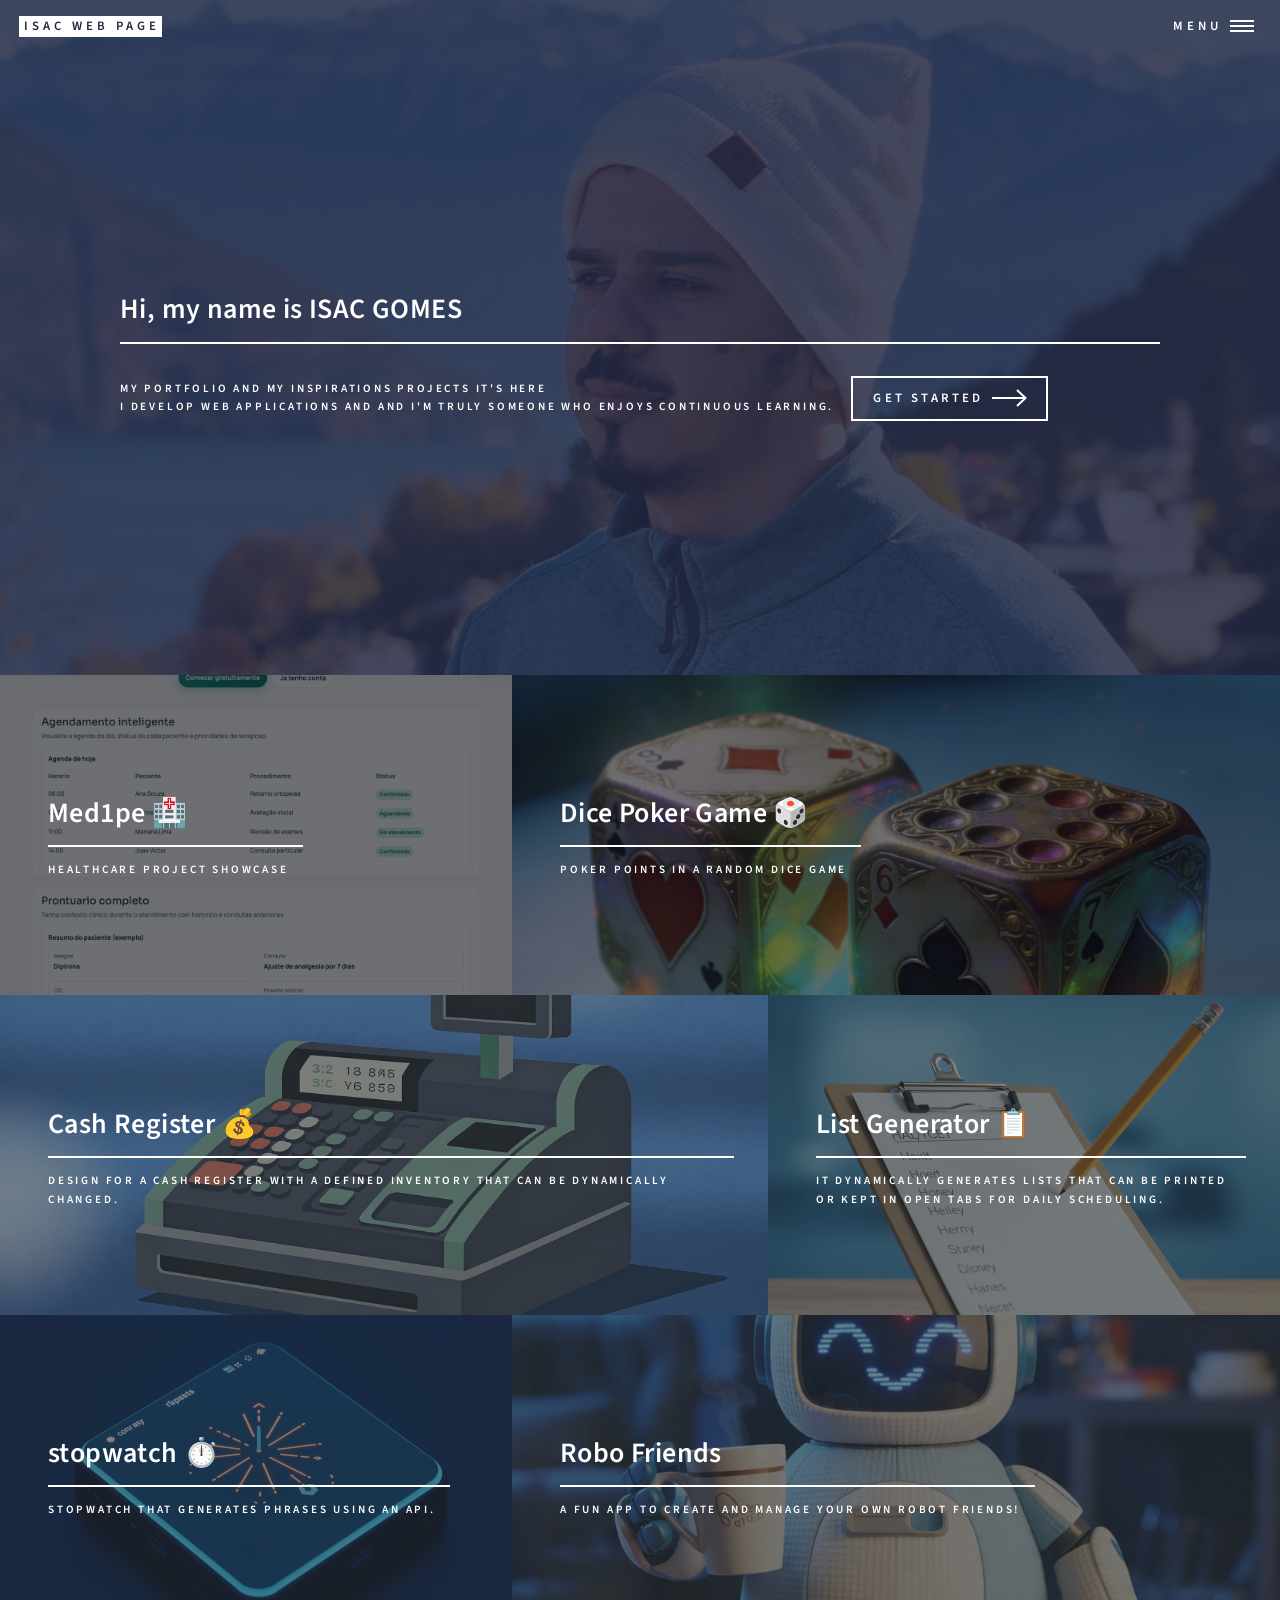
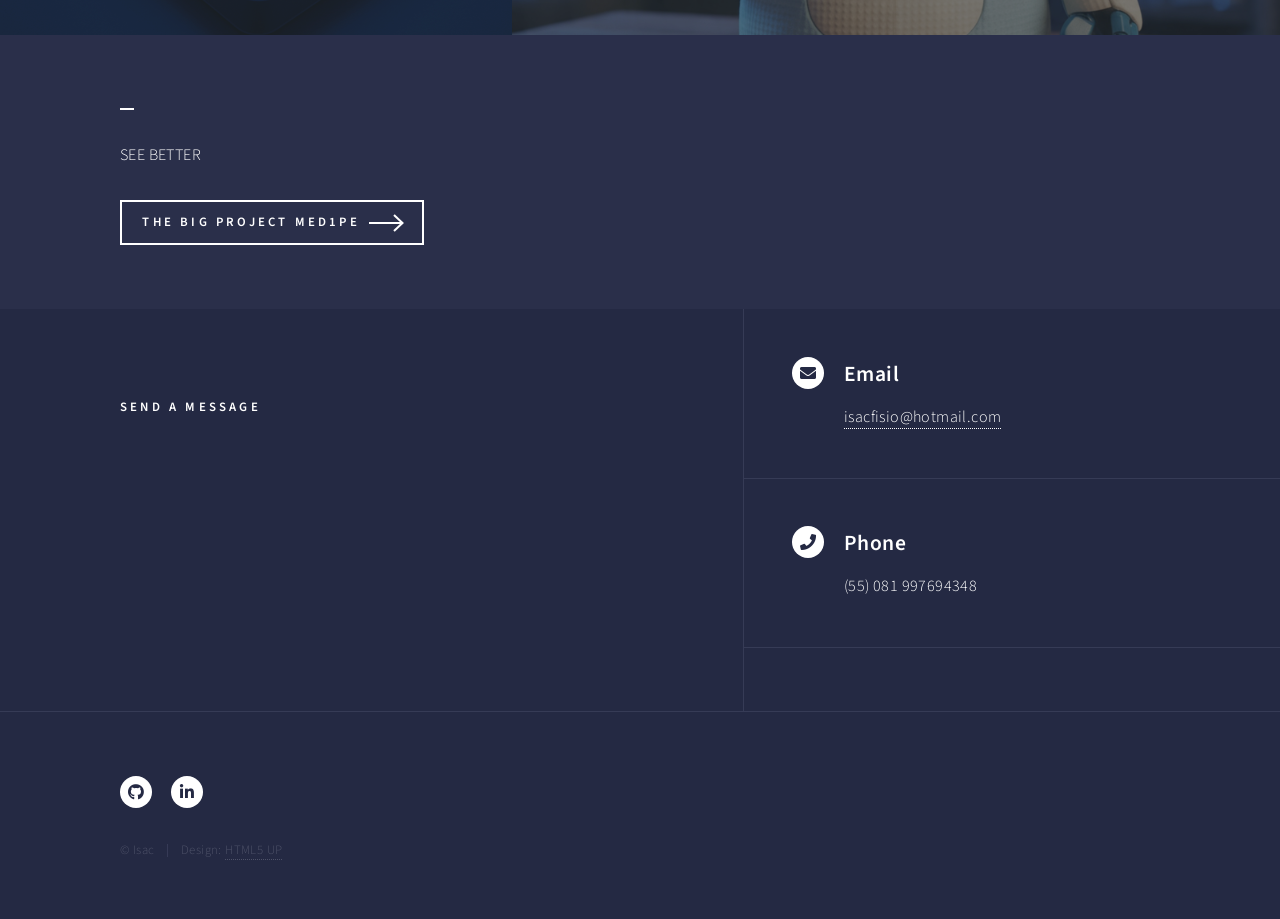
<file: docs/index.html>
<!DOCTYPE HTML>
<!--
	Forty by HTML5 UP
	
-->
<html>
	<head>
		<title>isac-web-page</title>
		<meta charset="utf-8" />
		<meta name="viewport" content="width=device-width, initial-scale=1, user-scalable=no" />
		<link rel="stylesheet" href="assets/css/main.css" />
		<noscript><link rel="stylesheet" href="assets/css/noscript.css" /></noscript>
	</head>
	<body class="is-preload">

		<!-- Wrapper -->
			<div id="wrapper">

				<!-- Header -->
					<header id="header" class="alt">
						<a href="index.html" class="logo"><strong>Isac web page</strong> <span></span></a>
						<nav>
							<a href="#menu">Menu</a>
						</nav>
					</header>

				<!-- Menu -->
					<nav id="menu">
						<ul class="links">
							<li><a href="index.html">Home</a></li>
							<li><a href="landing.html">MED1PE THE BIG PROJECT</a></li>
							
						</ul>
						<ul class="actions stacked">
							
						</ul>
					</nav>

				<!-- Banner -->
					<section id="banner" class="major">
						<div class="inner">
							<header class="major">
								<h2>Hi, my name is ISAC GOMES </h2>
								<span class="image">
									<img src="images/foto-perfil.jpeg" alt="perfil-foto" />
								</span>
							</header>
							<div class="content">
								<p> My portfolio and my inspirations projects it's here  <br/>
								I develop web applications and And I'm truly someone who enjoys continuous learning. </p>
								<ul class="actions">
									<li><a href="#one" class="button next scrolly">Get Started</a></li>
								</ul>
							</div>
						</div>
					</section>

				<!-- Main -->
					<div id="main">

						<!-- One -->
						<section id="one" class="tiles">
								<article>
									<span class="image">
										<img src="images/med1-section-1.png" alt="Med1pe" />
									</span>
									<header class="major">
										<h3><a href="https://www.med1pe.com.br" target="_blank" class="link">Med1pe 🏥</a></h3>
										<p>Healthcare project showcase</p>
									</header>
								</article>
								<article>
									<span class="image">
										<img src="images/dado-imagem.jpeg" alt="dice" />
									</span>
									<header class="major">
										<h3><a href="https://isacgomess.github.io/dice-game" target="_blank" class="link">Dice Poker Game 🎲</a></h3>
										<p>Poker points in a random Dice Game </p>
									</header>
								</article>
								<article>
									<span class="image">
										<img src="images/cash-register-image.jpeg" alt="cash register" />
									</span>
									<header class="major">
										<h3><a href="https://isacgomess.github.io/cashRegisterProject/" target="_blank" class="link">Cash Register  💰</a></h3>
										<p>Design for a cash register with a defined inventory that can be dynamically changed.</p>
									</header>
								</article>
								<article>
									<span class="image">
										<img src="images/list-image.jpeg" alt="list generator" />
									</span>
									<header class="major">
										<h3><a href="https://isacgomess.github.io/List-Generator-app/" target="_blank" class="link">List Generator 📋</a></h3>
										<p>It dynamically generates lists that can be printed or kept in open tabs for daily scheduling.</p>
									</header>
								</article>
								<article>
									<span class="image">
										<img src="images/cronometro-imagem.jpeg" alt="stopwatch" />
									</span>
									<header class="major">
										<h3><a href="https://isacgomess.github.io/cronometroapi/" target="_blank" class="link">stopwatch ⏱️</a></h3>
										<p>Stopwatch that generates phrases using an API.</p>
									</header>
								</article>
								<article>
									<span class="image">
										<img src="images/robo-friends-image.jpeg" alt="robot friends" />
									</span>
									<header class="major">
										<h3><a href="https://isacgomess.github.io/Robos1/" target="_blank" class="link">Robo Friends</a></h3>
										<p>A fun app to create and manage your own robot friends!</p>
									</header>
								</article>

							</section>

						<!-- Two -->
							<section id="two">
								<div class="inner">
									<header class="major">
										<h2> </h2>
									</header>
									<p> SEE BETTER </p>
									<ul class="actions">
										<li><a href="landing.html" class="button next"> The Big Project  MED1PE</a></li>
									</ul>
								</div>
							</section>

					</div>

				<!-- Contact -->
					<section id="contact">
						<div class="inner">
							<section>
								<form method="post" action="#">
									<div class="fields">
										<div class="field half">
										
											
										</div>
										<div class="field half">
											
											
										</div>
										<div class="field">
											<label for="message">Send a Message</label>
											
										</div>
									</div>
									
								</form>
							</section>
							<section class="split">
								<section>
									<div class="contact-method">
										<span class="icon solid alt fa-envelope"></span>
										<h3>Email</h3>
										<a href="#">isacfisio@hotmail.com</a>
									</div>
								</section>
								<section>
									<div class="contact-method">
										<span class="icon solid alt fa-phone"></span>
										<h3>Phone</h3>
										<span>(55) 081  997694348</span>
									</div>
								</section>
								<section>

								</section>
							</section>
						</div>
					</section>

				<!-- Footer -->
					<footer id="footer">
						<div class="inner">
							<ul class="icons">
								<li><a href="https://github.com/IsacGomess" class="icon brands alt fa-github"><span class="label">GitHub</span></a></li>
								<li><a href="https://www.linkedin.com/in/isac-gomes-092734187" class="icon brands alt fa-linkedin-in"><span class="label">LinkedIn</span></a></li>
							</ul>
							<ul class="copyright">
								<li>&copy; Isac</li><li>Design: <a href="https://html5up.net">HTML5 UP</a></li>
							</ul>
						</div>
					</footer>

			</div>

		<!-- Scripts -->
			<script src="assets/js/jquery.min.js"></script>
			<script src="assets/js/jquery.scrolly.min.js"></script>
			<script src="assets/js/jquery.scrollex.min.js"></script>
			<script src="assets/js/browser.min.js"></script>
			<script src="assets/js/breakpoints.min.js"></script>
			<script src="assets/js/util.js"></script>
			<script src="assets/js/main.js"></script>

	</body>
</html>
</file>
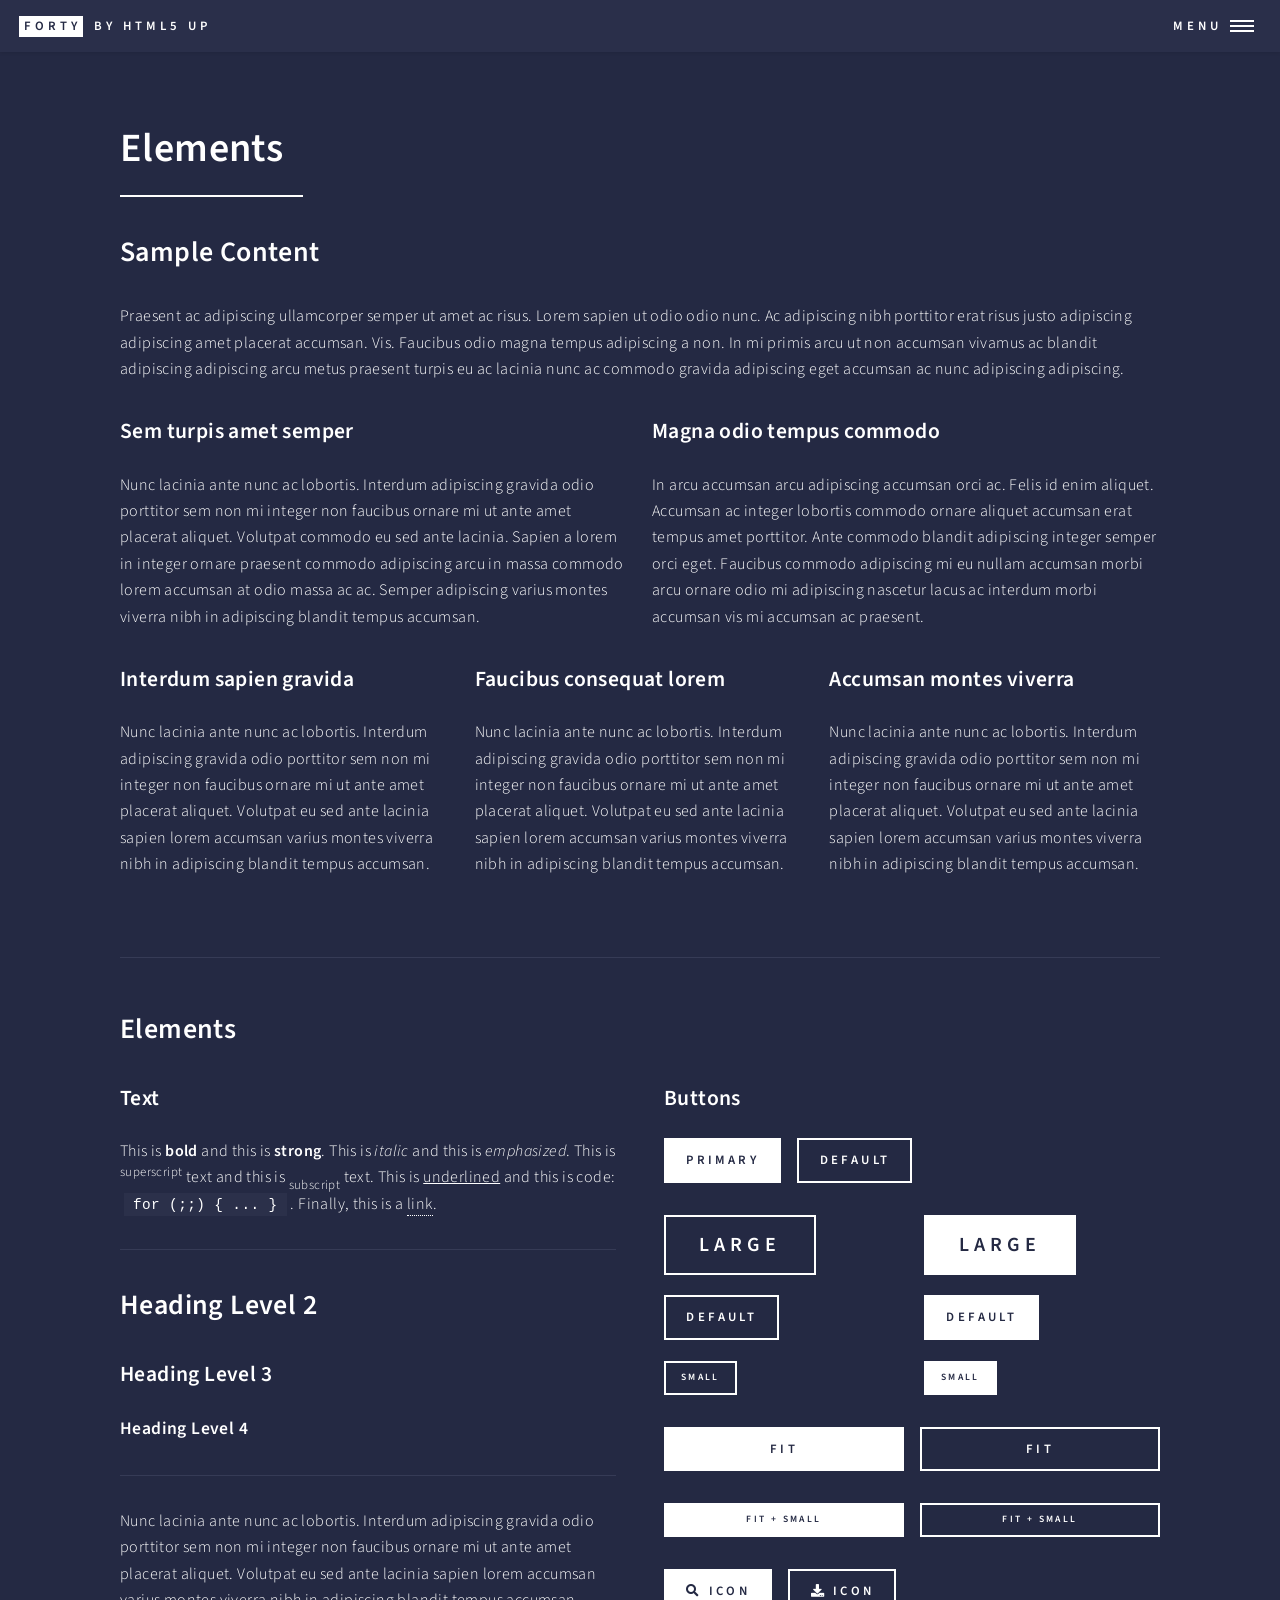
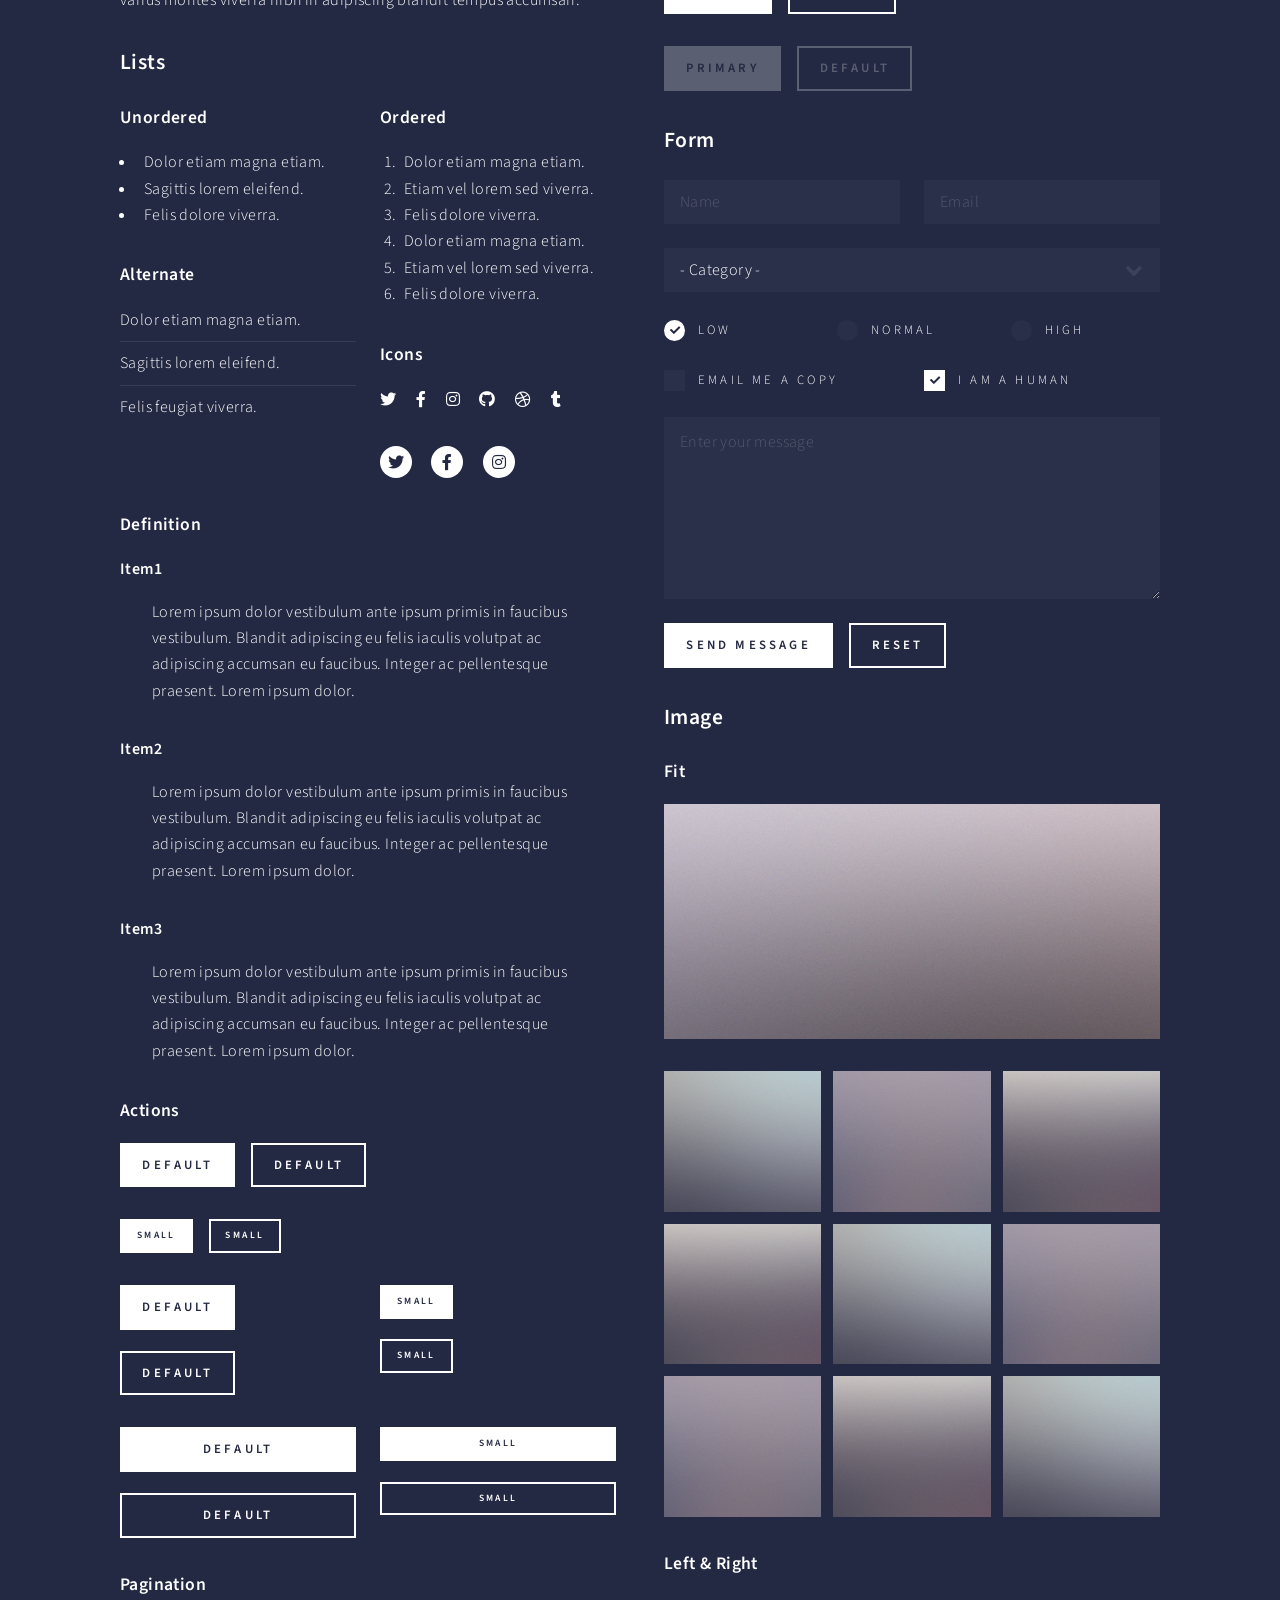
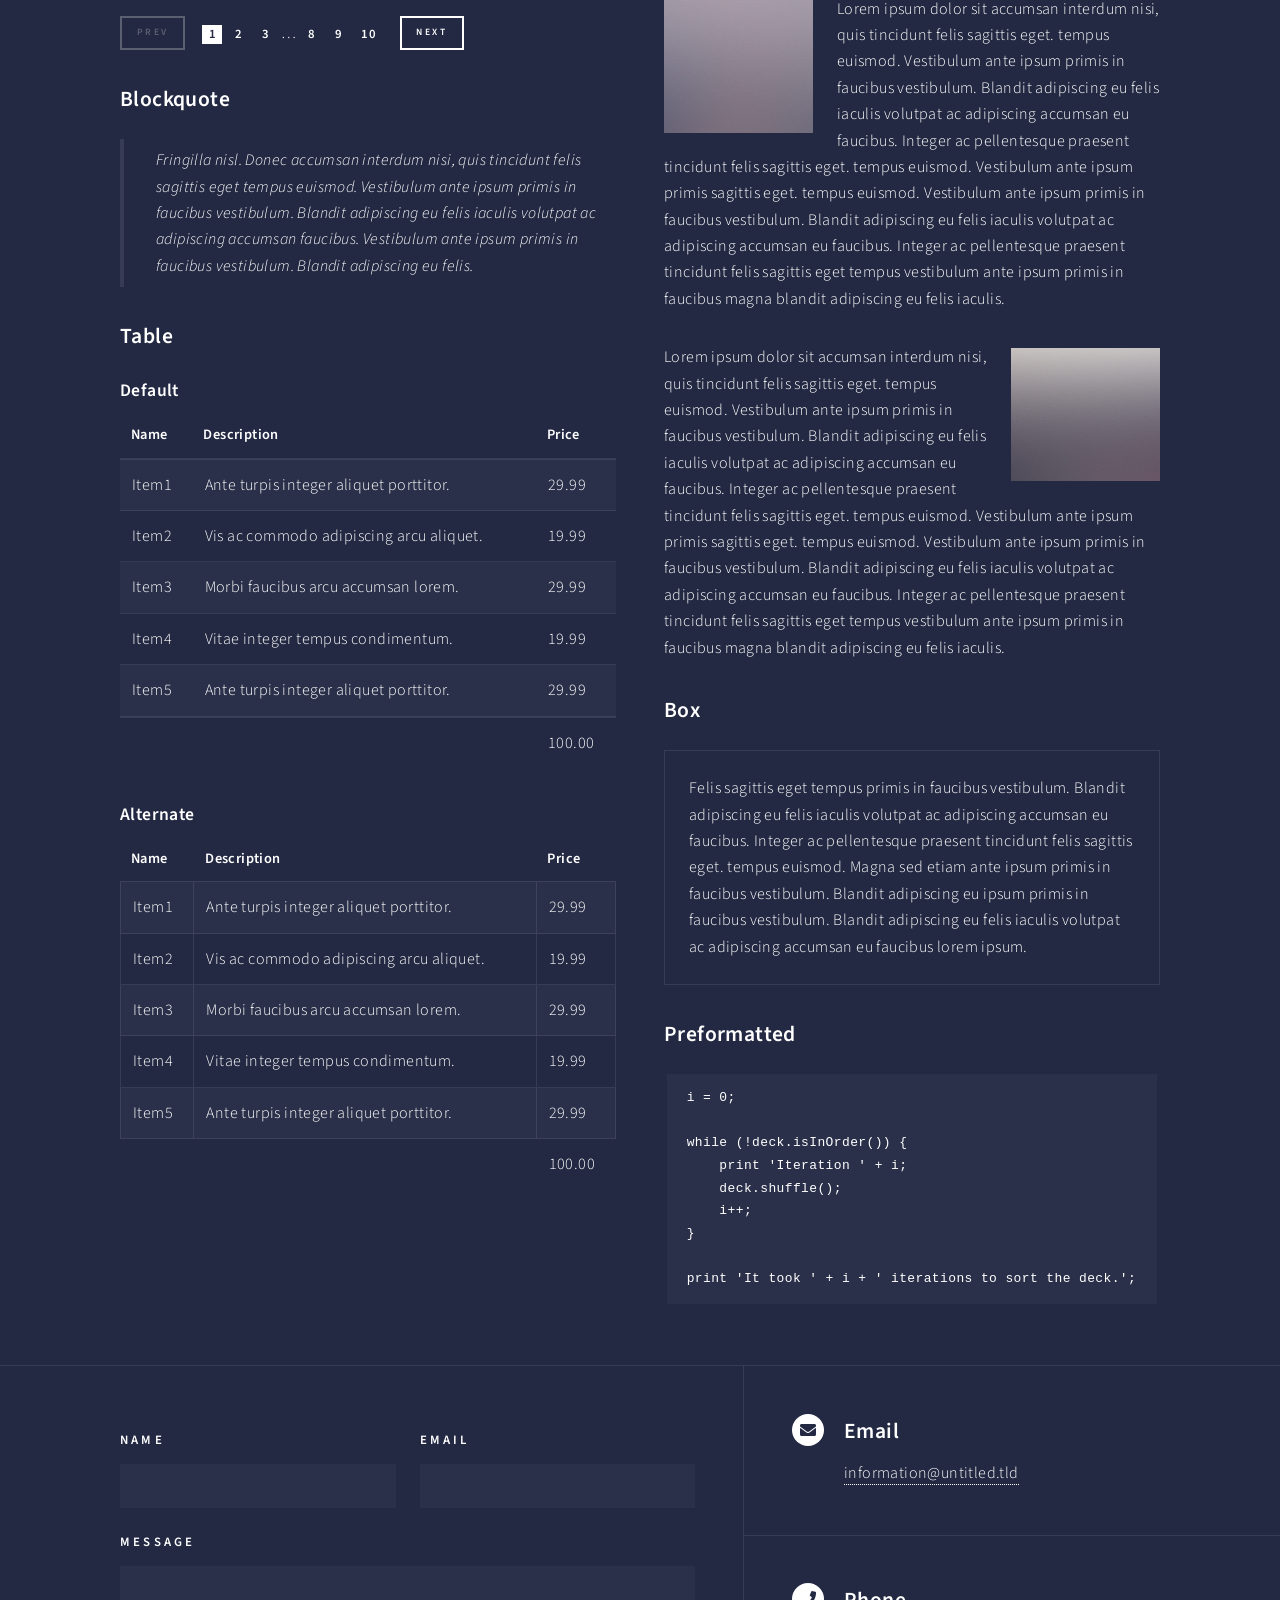
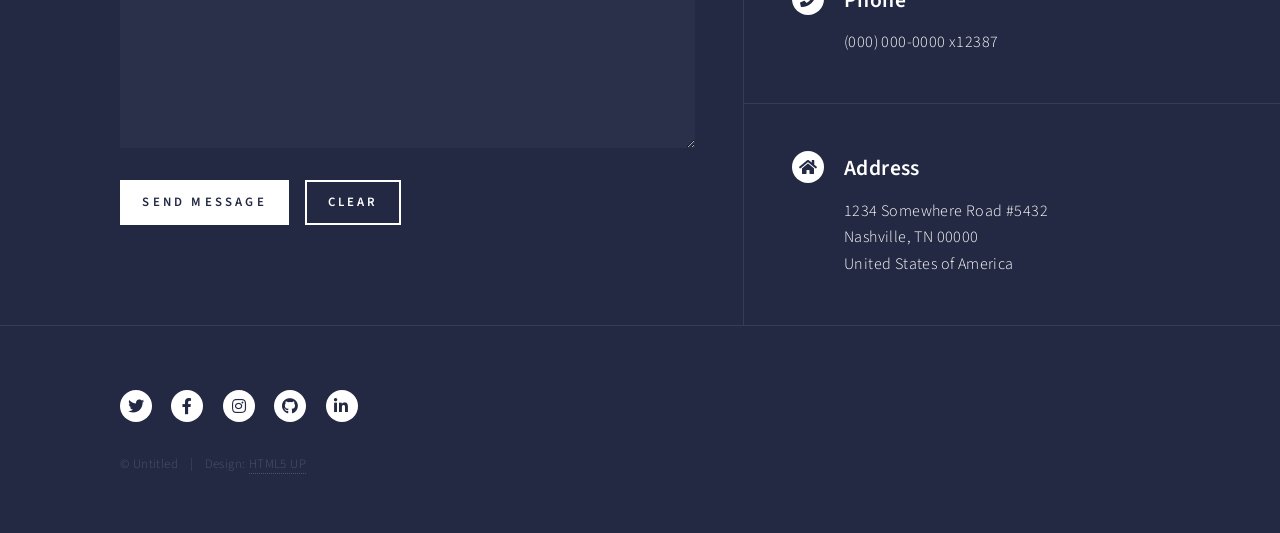
<file: docs/elements.html>
<!DOCTYPE HTML>
<!--
	Forty by HTML5 UP
	html5up.net | @ajlkn
	Free for personal and commercial use under the CCA 3.0 license (html5up.net/license)
-->
<html>
	<head>
		<title>Elements - Forty by HTML5 UP</title>
		<meta charset="utf-8" />
		<meta name="viewport" content="width=device-width, initial-scale=1, user-scalable=no" />
		<link rel="stylesheet" href="assets/css/main.css" />
		<noscript><link rel="stylesheet" href="assets/css/noscript.css" /></noscript>
	</head>
	<body class="is-preload">

		<!-- Wrapper -->
			<div id="wrapper">

				<!-- Header -->
					<header id="header">
						<a href="index.html" class="logo"><strong>Forty</strong> <span>by HTML5 UP</span></a>
						<nav>
							<a href="#menu">Menu</a>
						</nav>
					</header>

				<!-- Menu -->
					<nav id="menu">
						<ul class="links">
							<li><a href="index.html">Home</a></li>
							<li><a href="landing.html">Landing</a></li>
							<li><a href="generic.html">Generic</a></li>
							<li><a href="elements.html">Elements</a></li>
						</ul>
						<ul class="actions stacked">
							<li><a href="#" class="button primary fit">Get Started</a></li>
							<li><a href="#" class="button fit">Log In</a></li>
						</ul>
					</nav>

				<!-- Main -->
					<div id="main" class="alt">

						<!-- One -->
							<section id="one">
								<div class="inner">
									<header class="major">
										<h1>Elements</h1>
									</header>

									<!-- Content -->
										<h2 id="content">Sample Content</h2>
										<p>Praesent ac adipiscing ullamcorper semper ut amet ac risus. Lorem sapien ut odio odio nunc. Ac adipiscing nibh porttitor erat risus justo adipiscing adipiscing amet placerat accumsan. Vis. Faucibus odio magna tempus adipiscing a non. In mi primis arcu ut non accumsan vivamus ac blandit adipiscing adipiscing arcu metus praesent turpis eu ac lacinia nunc ac commodo gravida adipiscing eget accumsan ac nunc adipiscing adipiscing.</p>
										<div class="row">
											<div class="col-6 col-12-small">
												<h3>Sem turpis amet semper</h3>
												<p>Nunc lacinia ante nunc ac lobortis. Interdum adipiscing gravida odio porttitor sem non mi integer non faucibus ornare mi ut ante amet placerat aliquet. Volutpat commodo eu sed ante lacinia. Sapien a lorem in integer ornare praesent commodo adipiscing arcu in massa commodo lorem accumsan at odio massa ac ac. Semper adipiscing varius montes viverra nibh in adipiscing blandit tempus accumsan.</p>
											</div>
											<div class="col-6 col-12-small">
												<h3>Magna odio tempus commodo</h3>
												<p>In arcu accumsan arcu adipiscing accumsan orci ac. Felis id enim aliquet. Accumsan ac integer lobortis commodo ornare aliquet accumsan erat tempus amet porttitor. Ante commodo blandit adipiscing integer semper orci eget. Faucibus commodo adipiscing mi eu nullam accumsan morbi arcu ornare odio mi adipiscing nascetur lacus ac interdum morbi accumsan vis mi accumsan ac praesent.</p>
											</div>
											<!-- Break -->
											<div class="col-4 col-12-medium">
												<h3>Interdum sapien gravida</h3>
												<p>Nunc lacinia ante nunc ac lobortis. Interdum adipiscing gravida odio porttitor sem non mi integer non faucibus ornare mi ut ante amet placerat aliquet. Volutpat eu sed ante lacinia sapien lorem accumsan varius montes viverra nibh in adipiscing blandit tempus accumsan.</p>
											</div>
											<div class="col-4 col-12-medium">
												<h3>Faucibus consequat lorem</h3>
												<p>Nunc lacinia ante nunc ac lobortis. Interdum adipiscing gravida odio porttitor sem non mi integer non faucibus ornare mi ut ante amet placerat aliquet. Volutpat eu sed ante lacinia sapien lorem accumsan varius montes viverra nibh in adipiscing blandit tempus accumsan.</p>
											</div>
											<div class="col-4 col-12-medium">
												<h3>Accumsan montes viverra</h3>
												<p>Nunc lacinia ante nunc ac lobortis. Interdum adipiscing gravida odio porttitor sem non mi integer non faucibus ornare mi ut ante amet placerat aliquet. Volutpat eu sed ante lacinia sapien lorem accumsan varius montes viverra nibh in adipiscing blandit tempus accumsan.</p>
											</div>
										</div>

									<hr class="major" />

									<!-- Elements -->
										<h2 id="elements">Elements</h2>
										<div class="row gtr-200">
											<div class="col-6 col-12-medium">

												<!-- Text stuff -->
													<h3>Text</h3>
													<p>This is <b>bold</b> and this is <strong>strong</strong>. This is <i>italic</i> and this is <em>emphasized</em>.
													This is <sup>superscript</sup> text and this is <sub>subscript</sub> text.
													This is <u>underlined</u> and this is code: <code>for (;;) { ... }</code>.
													Finally, this is a <a href="#">link</a>.</p>
													<hr />
													<h2>Heading Level 2</h2>
													<h3>Heading Level 3</h3>
													<h4>Heading Level 4</h4>
													<hr />
													<p>Nunc lacinia ante nunc ac lobortis. Interdum adipiscing gravida odio porttitor sem non mi integer non faucibus ornare mi ut ante amet placerat aliquet. Volutpat eu sed ante lacinia sapien lorem accumsan varius montes viverra nibh in adipiscing blandit tempus accumsan.</p>

												<!-- Lists -->
													<h3>Lists</h3>
													<div class="row">
														<div class="col-6 col-12-small">

															<h4>Unordered</h4>
															<ul>
																<li>Dolor etiam magna etiam.</li>
																<li>Sagittis lorem eleifend.</li>
																<li>Felis dolore viverra.</li>
															</ul>

															<h4>Alternate</h4>
															<ul class="alt">
																<li>Dolor etiam magna etiam.</li>
																<li>Sagittis lorem eleifend.</li>
																<li>Felis feugiat viverra.</li>
															</ul>

														</div>
														<div class="col-6 col-12-small">

															<h4>Ordered</h4>
															<ol>
																<li>Dolor etiam magna etiam.</li>
																<li>Etiam vel lorem sed viverra.</li>
																<li>Felis dolore viverra.</li>
																<li>Dolor etiam magna etiam.</li>
																<li>Etiam vel lorem sed viverra.</li>
																<li>Felis dolore viverra.</li>
															</ol>

															<h4>Icons</h4>
															<ul class="icons">
																<li><a href="#" class="icon brands fa-twitter"><span class="label">Twitter</span></a></li>
																<li><a href="#" class="icon brands fa-facebook-f"><span class="label">Facebook</span></a></li>
																<li><a href="#" class="icon brands fa-instagram"><span class="label">Instagram</span></a></li>
																<li><a href="#" class="icon brands fa-github"><span class="label">Github</span></a></li>
																<li><a href="#" class="icon brands fa-dribbble"><span class="label">Dribbble</span></a></li>
																<li><a href="#" class="icon brands fa-tumblr"><span class="label">Tumblr</span></a></li>
															</ul>
															<ul class="icons">
																<li><a href="#" class="icon brands alt fa-twitter"><span class="label">Twitter</span></a></li>
																<li><a href="#" class="icon brands alt fa-facebook-f"><span class="label">Facebook</span></a></li>
																<li><a href="#" class="icon brands alt fa-instagram"><span class="label">Instagram</span></a></li>
															</ul>

														</div>
													</div>
													<h4>Definition</h4>
													<dl>
														<dt>Item1</dt>
														<dd>
															<p>Lorem ipsum dolor vestibulum ante ipsum primis in faucibus vestibulum. Blandit adipiscing eu felis iaculis volutpat ac adipiscing accumsan eu faucibus. Integer ac pellentesque praesent. Lorem ipsum dolor.</p>
														</dd>
														<dt>Item2</dt>
														<dd>
															<p>Lorem ipsum dolor vestibulum ante ipsum primis in faucibus vestibulum. Blandit adipiscing eu felis iaculis volutpat ac adipiscing accumsan eu faucibus. Integer ac pellentesque praesent. Lorem ipsum dolor.</p>
														</dd>
														<dt>Item3</dt>
														<dd>
															<p>Lorem ipsum dolor vestibulum ante ipsum primis in faucibus vestibulum. Blandit adipiscing eu felis iaculis volutpat ac adipiscing accumsan eu faucibus. Integer ac pellentesque praesent. Lorem ipsum dolor.</p>
														</dd>
													</dl>

													<h4>Actions</h4>
													<ul class="actions">
														<li><a href="#" class="button primary">Default</a></li>
														<li><a href="#" class="button">Default</a></li>
													</ul>
													<ul class="actions small">
														<li><a href="#" class="button primary small">Small</a></li>
														<li><a href="#" class="button small">Small</a></li>
													</ul>
													<div class="row">
														<div class="col-6 col-12-small">
															<ul class="actions stacked">
																<li><a href="#" class="button primary">Default</a></li>
																<li><a href="#" class="button">Default</a></li>
															</ul>
														</div>
														<div class="col-6 col-12-small">
															<ul class="actions stacked">
																<li><a href="#" class="button primary small">Small</a></li>
																<li><a href="#" class="button small">Small</a></li>
															</ul>
														</div>
														<div class="col-6 col-12-small">
															<ul class="actions stacked">
																<li><a href="#" class="button primary fit">Default</a></li>
																<li><a href="#" class="button fit">Default</a></li>
															</ul>
														</div>
														<div class="col-6 col-12-small">
															<ul class="actions stacked">
																<li><a href="#" class="button primary small fit">Small</a></li>
																<li><a href="#" class="button small fit">Small</a></li>
															</ul>
														</div>
													</div>

													<h4>Pagination</h4>
													<ul class="pagination">
														<li><span class="button small disabled">Prev</span></li>
														<li><a href="#" class="page active">1</a></li>
														<li><a href="#" class="page">2</a></li>
														<li><a href="#" class="page">3</a></li>
														<li><span>&hellip;</span></li>
														<li><a href="#" class="page">8</a></li>
														<li><a href="#" class="page">9</a></li>
														<li><a href="#" class="page">10</a></li>
														<li><a href="#" class="button small">Next</a></li>
													</ul>

												<!-- Blockquote -->
													<h3>Blockquote</h3>
													<blockquote>Fringilla nisl. Donec accumsan interdum nisi, quis tincidunt felis sagittis eget tempus euismod. Vestibulum ante ipsum primis in faucibus vestibulum. Blandit adipiscing eu felis iaculis volutpat ac adipiscing accumsan faucibus. Vestibulum ante ipsum primis in faucibus vestibulum. Blandit adipiscing eu felis.</blockquote>

												<!-- Table -->
													<h3>Table</h3>

													<h4>Default</h4>
													<div class="table-wrapper">
														<table>
															<thead>
																<tr>
																	<th>Name</th>
																	<th>Description</th>
																	<th>Price</th>
																</tr>
															</thead>
															<tbody>
																<tr>
																	<td>Item1</td>
																	<td>Ante turpis integer aliquet porttitor.</td>
																	<td>29.99</td>
																</tr>
																<tr>
																	<td>Item2</td>
																	<td>Vis ac commodo adipiscing arcu aliquet.</td>
																	<td>19.99</td>
																</tr>
																<tr>
																	<td>Item3</td>
																	<td> Morbi faucibus arcu accumsan lorem.</td>
																	<td>29.99</td>
																</tr>
																<tr>
																	<td>Item4</td>
																	<td>Vitae integer tempus condimentum.</td>
																	<td>19.99</td>
																</tr>
																<tr>
																	<td>Item5</td>
																	<td>Ante turpis integer aliquet porttitor.</td>
																	<td>29.99</td>
																</tr>
															</tbody>
															<tfoot>
																<tr>
																	<td colspan="2"></td>
																	<td>100.00</td>
																</tr>
															</tfoot>
														</table>
													</div>

													<h4>Alternate</h4>
													<div class="table-wrapper">
														<table class="alt">
															<thead>
																<tr>
																	<th>Name</th>
																	<th>Description</th>
																	<th>Price</th>
																</tr>
															</thead>
															<tbody>
																<tr>
																	<td>Item1</td>
																	<td>Ante turpis integer aliquet porttitor.</td>
																	<td>29.99</td>
																</tr>
																<tr>
																	<td>Item2</td>
																	<td>Vis ac commodo adipiscing arcu aliquet.</td>
																	<td>19.99</td>
																</tr>
																<tr>
																	<td>Item3</td>
																	<td> Morbi faucibus arcu accumsan lorem.</td>
																	<td>29.99</td>
																</tr>
																<tr>
																	<td>Item4</td>
																	<td>Vitae integer tempus condimentum.</td>
																	<td>19.99</td>
																</tr>
																<tr>
																	<td>Item5</td>
																	<td>Ante turpis integer aliquet porttitor.</td>
																	<td>29.99</td>
																</tr>
															</tbody>
															<tfoot>
																<tr>
																	<td colspan="2"></td>
																	<td>100.00</td>
																</tr>
															</tfoot>
														</table>
													</div>

											</div>
											<div class="col-6 col-12-medium">

												<!-- Buttons -->
													<h3>Buttons</h3>
													<ul class="actions">
														<li><a href="#" class="button primary">Primary</a></li>
														<li><a href="#" class="button">Default</a></li>
													</ul>
													<div class="row">
														<div class="col-6 col-12-xsmall">
															<ul class="actions stacked">
																<li><a href="#" class="button large">Large</a></li>
																<li><a href="#" class="button">Default</a></li>
																<li><a href="#" class="button small">Small</a></li>
															</ul>
														</div>
														<div class="col-6 col-12-xsmall">
															<ul class="actions stacked">
																<li><a href="#" class="button primary large">Large</a></li>
																<li><a href="#" class="button primary">Default</a></li>
																<li><a href="#" class="button primary small">Small</a></li>
															</ul>
														</div>
													</div>
													<ul class="actions fit">
														<li><a href="#" class="button primary fit">Fit</a></li>
														<li><a href="#" class="button fit">Fit</a></li>
													</ul>
													<ul class="actions fit small">
														<li><a href="#" class="button primary fit small">Fit + Small</a></li>
														<li><a href="#" class="button fit small">Fit + Small</a></li>
													</ul>
													<ul class="actions">
														<li><a href="#" class="button primary icon solid fa-search">Icon</a></li>
														<li><a href="#" class="button icon solid fa-download">Icon</a></li>
													</ul>
													<ul class="actions">
														<li><span class="button primary disabled">Primary</span></li>
														<li><span class="button disabled">Default</span></li>
													</ul>

												<!-- Form -->
													<h3>Form</h3>

													<form method="post" action="#">
														<div class="row gtr-uniform">
															<div class="col-6 col-12-xsmall">
																<input type="text" name="demo-name" id="demo-name" value="" placeholder="Name" />
															</div>
															<div class="col-6 col-12-xsmall">
																<input type="email" name="demo-email" id="demo-email" value="" placeholder="Email" />
															</div>
															<!-- Break -->
															<div class="col-12">
																<select name="demo-category" id="demo-category">
																	<option value="">- Category -</option>
																	<option value="1">Manufacturing</option>
																	<option value="1">Shipping</option>
																	<option value="1">Administration</option>
																	<option value="1">Human Resources</option>
																</select>
															</div>
															<!-- Break -->
															<div class="col-4 col-12-small">
																<input type="radio" id="demo-priority-low" name="demo-priority" checked>
																<label for="demo-priority-low">Low</label>
															</div>
															<div class="col-4 col-12-small">
																<input type="radio" id="demo-priority-normal" name="demo-priority">
																<label for="demo-priority-normal">Normal</label>
															</div>
															<div class="col-4 col-12-small">
																<input type="radio" id="demo-priority-high" name="demo-priority">
																<label for="demo-priority-high">High</label>
															</div>
															<!-- Break -->
															<div class="col-6 col-12-small">
																<input type="checkbox" id="demo-copy" name="demo-copy">
																<label for="demo-copy">Email me a copy</label>
															</div>
															<div class="col-6 col-12-small">
																<input type="checkbox" id="demo-human" name="demo-human" checked>
																<label for="demo-human">I am a human</label>
															</div>
															<!-- Break -->
															<div class="col-12">
																<textarea name="demo-message" id="demo-message" placeholder="Enter your message" rows="6"></textarea>
															</div>
															<!-- Break -->
															<div class="col-12">
																<ul class="actions">
																	<li><input type="submit" value="Send Message" class="primary" /></li>
																	<li><input type="reset" value="Reset" /></li>
																</ul>
															</div>
														</div>
													</form>

												<!-- Image -->
													<h3>Image</h3>

													<h4>Fit</h4>
													<span class="image fit"><img src="images/pic03.jpg" alt="" /></span>
													<div class="box alt">
														<div class="row gtr-50 gtr-uniform">
															<div class="col-4"><span class="image fit"><img src="images/pic08.jpg" alt="" /></span></div>
															<div class="col-4"><span class="image fit"><img src="images/pic09.jpg" alt="" /></span></div>
															<div class="col-4"><span class="image fit"><img src="images/pic10.jpg" alt="" /></span></div>
															<!-- Break -->
															<div class="col-4"><span class="image fit"><img src="images/pic10.jpg" alt="" /></span></div>
															<div class="col-4"><span class="image fit"><img src="images/pic08.jpg" alt="" /></span></div>
															<div class="col-4"><span class="image fit"><img src="images/pic09.jpg" alt="" /></span></div>
															<!-- Break -->
															<div class="col-4"><span class="image fit"><img src="images/pic09.jpg" alt="" /></span></div>
															<div class="col-4"><span class="image fit"><img src="images/pic10.jpg" alt="" /></span></div>
															<div class="col-4"><span class="image fit"><img src="images/pic08.jpg" alt="" /></span></div>
														</div>
													</div>

													<h4>Left &amp; Right</h4>
													<p><span class="image left"><img src="images/pic09.jpg" alt="" /></span>Lorem ipsum dolor sit accumsan interdum nisi, quis tincidunt felis sagittis eget. tempus euismod. Vestibulum ante ipsum primis in faucibus vestibulum. Blandit adipiscing eu felis iaculis volutpat ac adipiscing accumsan eu faucibus. Integer ac pellentesque praesent tincidunt felis sagittis eget. tempus euismod. Vestibulum ante ipsum primis sagittis eget. tempus euismod. Vestibulum ante ipsum primis in faucibus vestibulum. Blandit adipiscing eu felis iaculis volutpat ac adipiscing accumsan eu faucibus. Integer ac pellentesque praesent tincidunt felis sagittis eget tempus vestibulum ante ipsum primis in faucibus magna blandit adipiscing eu felis iaculis.</p>
													<p><span class="image right"><img src="images/pic10.jpg" alt="" /></span>Lorem ipsum dolor sit accumsan interdum nisi, quis tincidunt felis sagittis eget. tempus euismod. Vestibulum ante ipsum primis in faucibus vestibulum. Blandit adipiscing eu felis iaculis volutpat ac adipiscing accumsan eu faucibus. Integer ac pellentesque praesent tincidunt felis sagittis eget. tempus euismod. Vestibulum ante ipsum primis sagittis eget. tempus euismod. Vestibulum ante ipsum primis in faucibus vestibulum. Blandit adipiscing eu felis iaculis volutpat ac adipiscing accumsan eu faucibus. Integer ac pellentesque praesent tincidunt felis sagittis eget tempus vestibulum ante ipsum primis in faucibus magna blandit adipiscing eu felis iaculis.</p>

												<!-- Box -->
													<h3>Box</h3>
													<div class="box">
														<p>Felis sagittis eget tempus primis in faucibus vestibulum. Blandit adipiscing eu felis iaculis volutpat ac adipiscing accumsan eu faucibus. Integer ac pellentesque praesent tincidunt felis sagittis eget. tempus euismod. Magna sed etiam ante ipsum primis in faucibus vestibulum. Blandit adipiscing eu ipsum primis in faucibus vestibulum. Blandit adipiscing eu felis iaculis volutpat ac adipiscing accumsan eu faucibus lorem ipsum.</p>
													</div>

												<!-- Preformatted Code -->
													<h3>Preformatted</h3>
													<pre><code>i = 0;

while (!deck.isInOrder()) {
    print 'Iteration ' + i;
    deck.shuffle();
    i++;
}

print 'It took ' + i + ' iterations to sort the deck.';
</code></pre>

											</div>
										</div>

								</div>
							</section>

					</div>

				<!-- Contact -->
					<section id="contact">
						<div class="inner">
							<section>
								<form method="post" action="#">
									<div class="fields">
										<div class="field half">
											<label for="name">Name</label>
											<input type="text" name="name" id="name" />
										</div>
										<div class="field half">
											<label for="email">Email</label>
											<input type="text" name="email" id="email" />
										</div>
										<div class="field">
											<label for="message">Message</label>
											<textarea name="message" id="message" rows="6"></textarea>
										</div>
									</div>
									<ul class="actions">
										<li><input type="submit" value="Send Message" class="primary" /></li>
										<li><input type="reset" value="Clear" /></li>
									</ul>
								</form>
							</section>
							<section class="split">
								<section>
									<div class="contact-method">
										<span class="icon solid alt fa-envelope"></span>
										<h3>Email</h3>
										<a href="#">information@untitled.tld</a>
									</div>
								</section>
								<section>
									<div class="contact-method">
										<span class="icon solid alt fa-phone"></span>
										<h3>Phone</h3>
										<span>(000) 000-0000 x12387</span>
									</div>
								</section>
								<section>
									<div class="contact-method">
										<span class="icon solid alt fa-home"></span>
										<h3>Address</h3>
										<span>1234 Somewhere Road #5432<br />
										Nashville, TN 00000<br />
										United States of America</span>
									</div>
								</section>
							</section>
						</div>
					</section>

				<!-- Footer -->
					<footer id="footer">
						<div class="inner">
							<ul class="icons">
								<li><a href="#" class="icon brands alt fa-twitter"><span class="label">Twitter</span></a></li>
								<li><a href="#" class="icon brands alt fa-facebook-f"><span class="label">Facebook</span></a></li>
								<li><a href="#" class="icon brands alt fa-instagram"><span class="label">Instagram</span></a></li>
								<li><a href="#" class="icon brands alt fa-github"><span class="label">GitHub</span></a></li>
								<li><a href="#" class="icon brands alt fa-linkedin-in"><span class="label">LinkedIn</span></a></li>
							</ul>
							<ul class="copyright">
								<li>&copy; Untitled</li><li>Design: <a href="https://html5up.net">HTML5 UP</a></li>
							</ul>
						</div>
					</footer>

			</div>

		<!-- Scripts -->
			<script src="assets/js/jquery.min.js"></script>
			<script src="assets/js/jquery.scrolly.min.js"></script>
			<script src="assets/js/jquery.scrollex.min.js"></script>
			<script src="assets/js/browser.min.js"></script>
			<script src="assets/js/breakpoints.min.js"></script>
			<script src="assets/js/util.js"></script>
			<script src="assets/js/main.js"></script>

	</body>
</html>
</file>
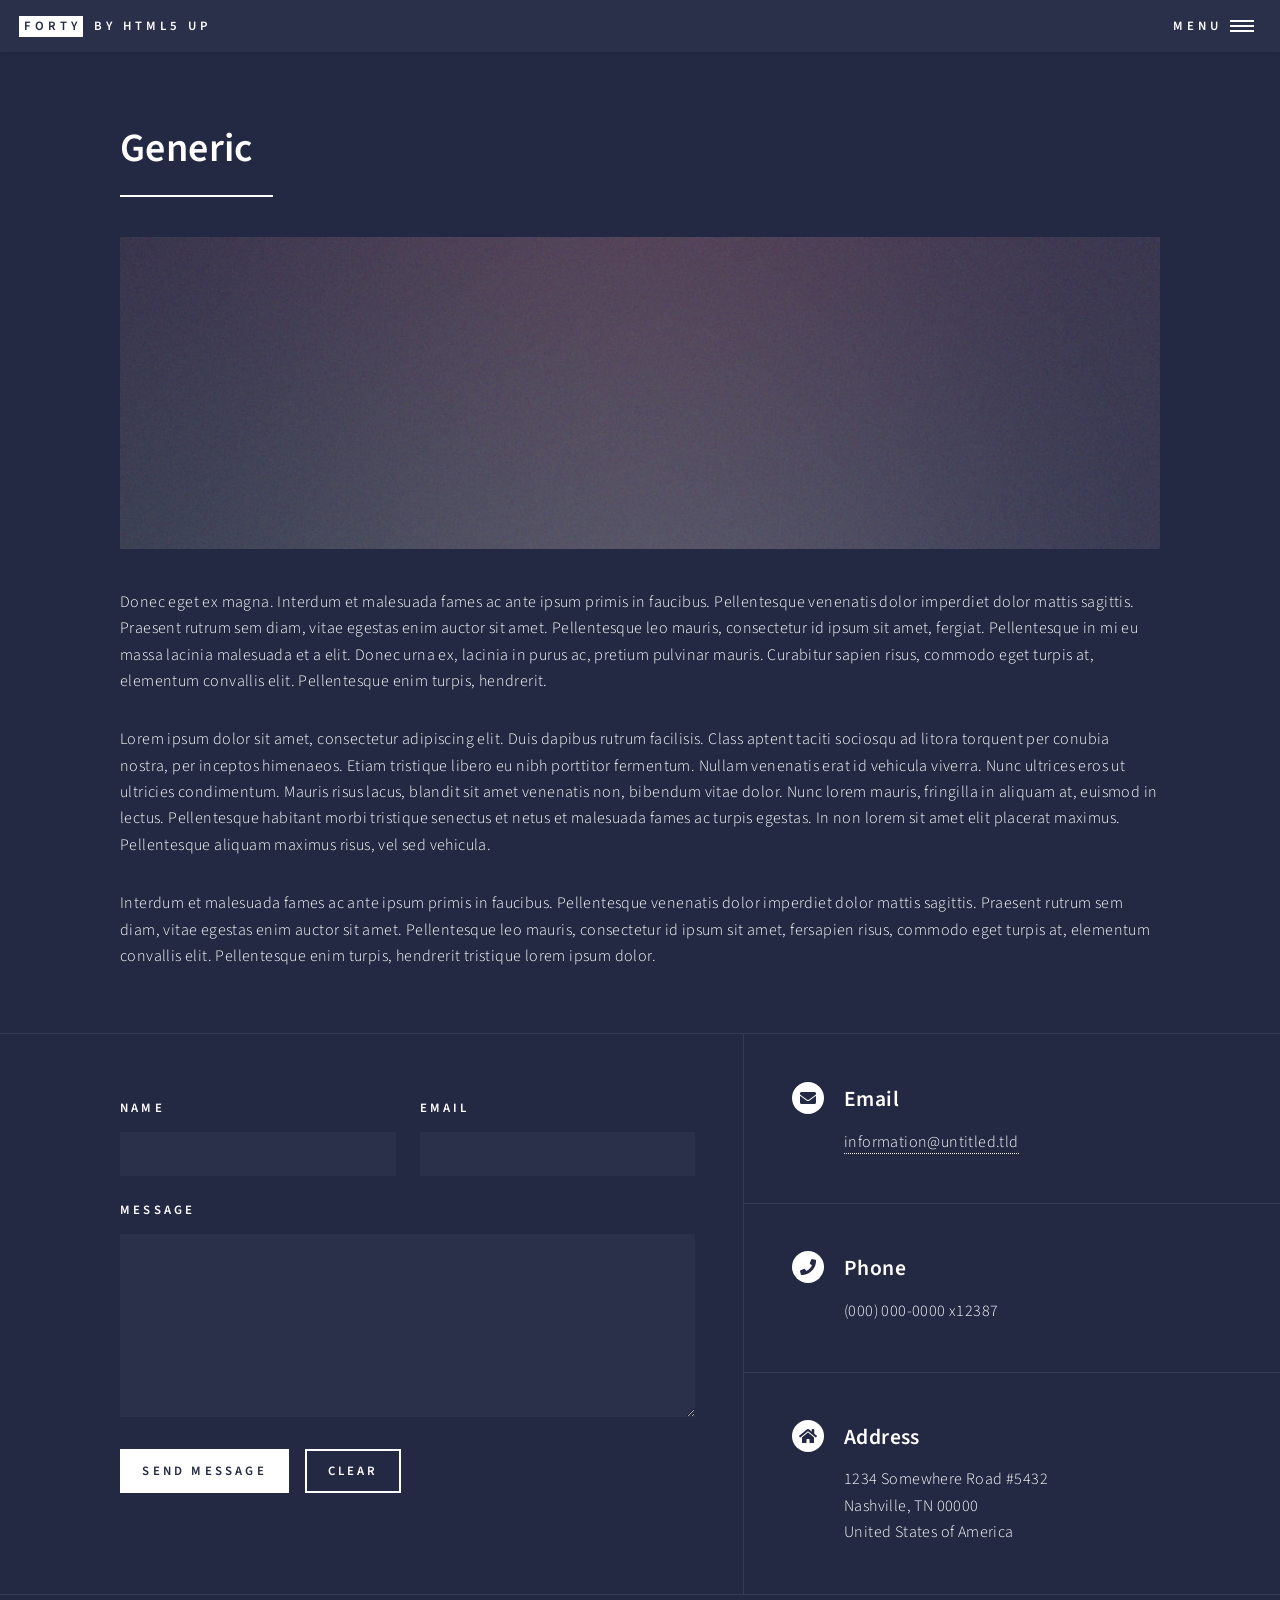
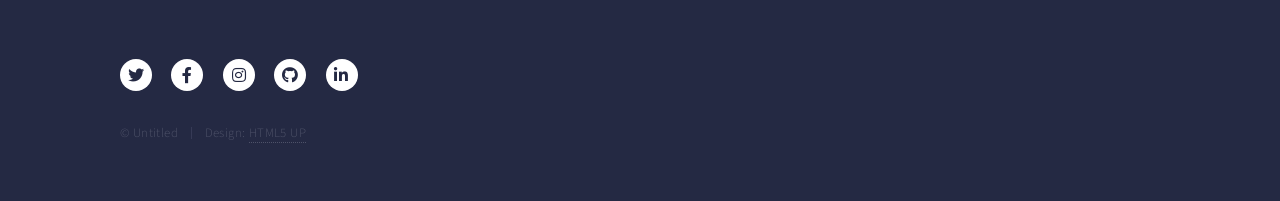
<file: docs/generic.html>
<!DOCTYPE HTML>
<!--
	Forty by HTML5 UP
	html5up.net | @ajlkn
	Free for personal and commercial use under the CCA 3.0 license (html5up.net/license)
-->
<html>
	<head>
		<title>Generic - Forty by HTML5 UP</title>
		<meta charset="utf-8" />
		<meta name="viewport" content="width=device-width, initial-scale=1, user-scalable=no" />
		<link rel="stylesheet" href="assets/css/main.css" />
		<noscript><link rel="stylesheet" href="assets/css/noscript.css" /></noscript>
	</head>
	<body class="is-preload">

		<!-- Wrapper -->
			<div id="wrapper">

				<!-- Header -->
					<header id="header">
						<a href="index.html" class="logo"><strong>Forty</strong> <span>by HTML5 UP</span></a>
						<nav>
							<a href="#menu">Menu</a>
						</nav>
					</header>

				<!-- Menu -->
					<nav id="menu">
						<ul class="links">
							<li><a href="index.html">Home</a></li>
							<li><a href="landing.html">Landing</a></li>
							<li><a href="generic.html">Generic</a></li>
							<li><a href="elements.html">Elements</a></li>
						</ul>
						<ul class="actions stacked">
							<li><a href="#" class="button primary fit">Get Started</a></li>
							<li><a href="#" class="button fit">Log In</a></li>
						</ul>
					</nav>

				<!-- Main -->
					<div id="main" class="alt">

						<!-- One -->
							<section id="one">
								<div class="inner">
									<header class="major">
										<h1>Generic</h1>
									</header>
									<span class="image main"><img src="images/pic11.jpg" alt="" /></span>
									<p>Donec eget ex magna. Interdum et malesuada fames ac ante ipsum primis in faucibus. Pellentesque venenatis dolor imperdiet dolor mattis sagittis. Praesent rutrum sem diam, vitae egestas enim auctor sit amet. Pellentesque leo mauris, consectetur id ipsum sit amet, fergiat. Pellentesque in mi eu massa lacinia malesuada et a elit. Donec urna ex, lacinia in purus ac, pretium pulvinar mauris. Curabitur sapien risus, commodo eget turpis at, elementum convallis elit. Pellentesque enim turpis, hendrerit.</p>
									<p>Lorem ipsum dolor sit amet, consectetur adipiscing elit. Duis dapibus rutrum facilisis. Class aptent taciti sociosqu ad litora torquent per conubia nostra, per inceptos himenaeos. Etiam tristique libero eu nibh porttitor fermentum. Nullam venenatis erat id vehicula viverra. Nunc ultrices eros ut ultricies condimentum. Mauris risus lacus, blandit sit amet venenatis non, bibendum vitae dolor. Nunc lorem mauris, fringilla in aliquam at, euismod in lectus. Pellentesque habitant morbi tristique senectus et netus et malesuada fames ac turpis egestas. In non lorem sit amet elit placerat maximus. Pellentesque aliquam maximus risus, vel sed vehicula.</p>
									<p>Interdum et malesuada fames ac ante ipsum primis in faucibus. Pellentesque venenatis dolor imperdiet dolor mattis sagittis. Praesent rutrum sem diam, vitae egestas enim auctor sit amet. Pellentesque leo mauris, consectetur id ipsum sit amet, fersapien risus, commodo eget turpis at, elementum convallis elit. Pellentesque enim turpis, hendrerit tristique lorem ipsum dolor.</p>
								</div>
							</section>

					</div>

				<!-- Contact -->
					<section id="contact">
						<div class="inner">
							<section>
								<form method="post" action="#">
									<div class="fields">
										<div class="field half">
											<label for="name">Name</label>
											<input type="text" name="name" id="name" />
										</div>
										<div class="field half">
											<label for="email">Email</label>
											<input type="text" name="email" id="email" />
										</div>
										<div class="field">
											<label for="message">Message</label>
											<textarea name="message" id="message" rows="6"></textarea>
										</div>
									</div>
									<ul class="actions">
										<li><input type="submit" value="Send Message" class="primary" /></li>
										<li><input type="reset" value="Clear" /></li>
									</ul>
								</form>
							</section>
							<section class="split">
								<section>
									<div class="contact-method">
										<span class="icon solid alt fa-envelope"></span>
										<h3>Email</h3>
										<a href="#">information@untitled.tld</a>
									</div>
								</section>
								<section>
									<div class="contact-method">
										<span class="icon solid alt fa-phone"></span>
										<h3>Phone</h3>
										<span>(000) 000-0000 x12387</span>
									</div>
								</section>
								<section>
									<div class="contact-method">
										<span class="icon solid alt fa-home"></span>
										<h3>Address</h3>
										<span>1234 Somewhere Road #5432<br />
										Nashville, TN 00000<br />
										United States of America</span>
									</div>
								</section>
							</section>
						</div>
					</section>

				<!-- Footer -->
					<footer id="footer">
						<div class="inner">
							<ul class="icons">
								<li><a href="#" class="icon brands alt fa-twitter"><span class="label">Twitter</span></a></li>
								<li><a href="#" class="icon brands alt fa-facebook-f"><span class="label">Facebook</span></a></li>
								<li><a href="#" class="icon brands alt fa-instagram"><span class="label">Instagram</span></a></li>
								<li><a href="#" class="icon brands alt fa-github"><span class="label">GitHub</span></a></li>
								<li><a href="#" class="icon brands alt fa-linkedin-in"><span class="label">LinkedIn</span></a></li>
							</ul>
							<ul class="copyright">
								<li>&copy; Untitled</li><li>Design: <a href="https://html5up.net">HTML5 UP</a></li>
							</ul>
						</div>
					</footer>

			</div>

		<!-- Scripts -->
			<script src="assets/js/jquery.min.js"></script>
			<script src="assets/js/jquery.scrolly.min.js"></script>
			<script src="assets/js/jquery.scrollex.min.js"></script>
			<script src="assets/js/browser.min.js"></script>
			<script src="assets/js/breakpoints.min.js"></script>
			<script src="assets/js/util.js"></script>
			<script src="assets/js/main.js"></script>

	</body>
</html>
</file>
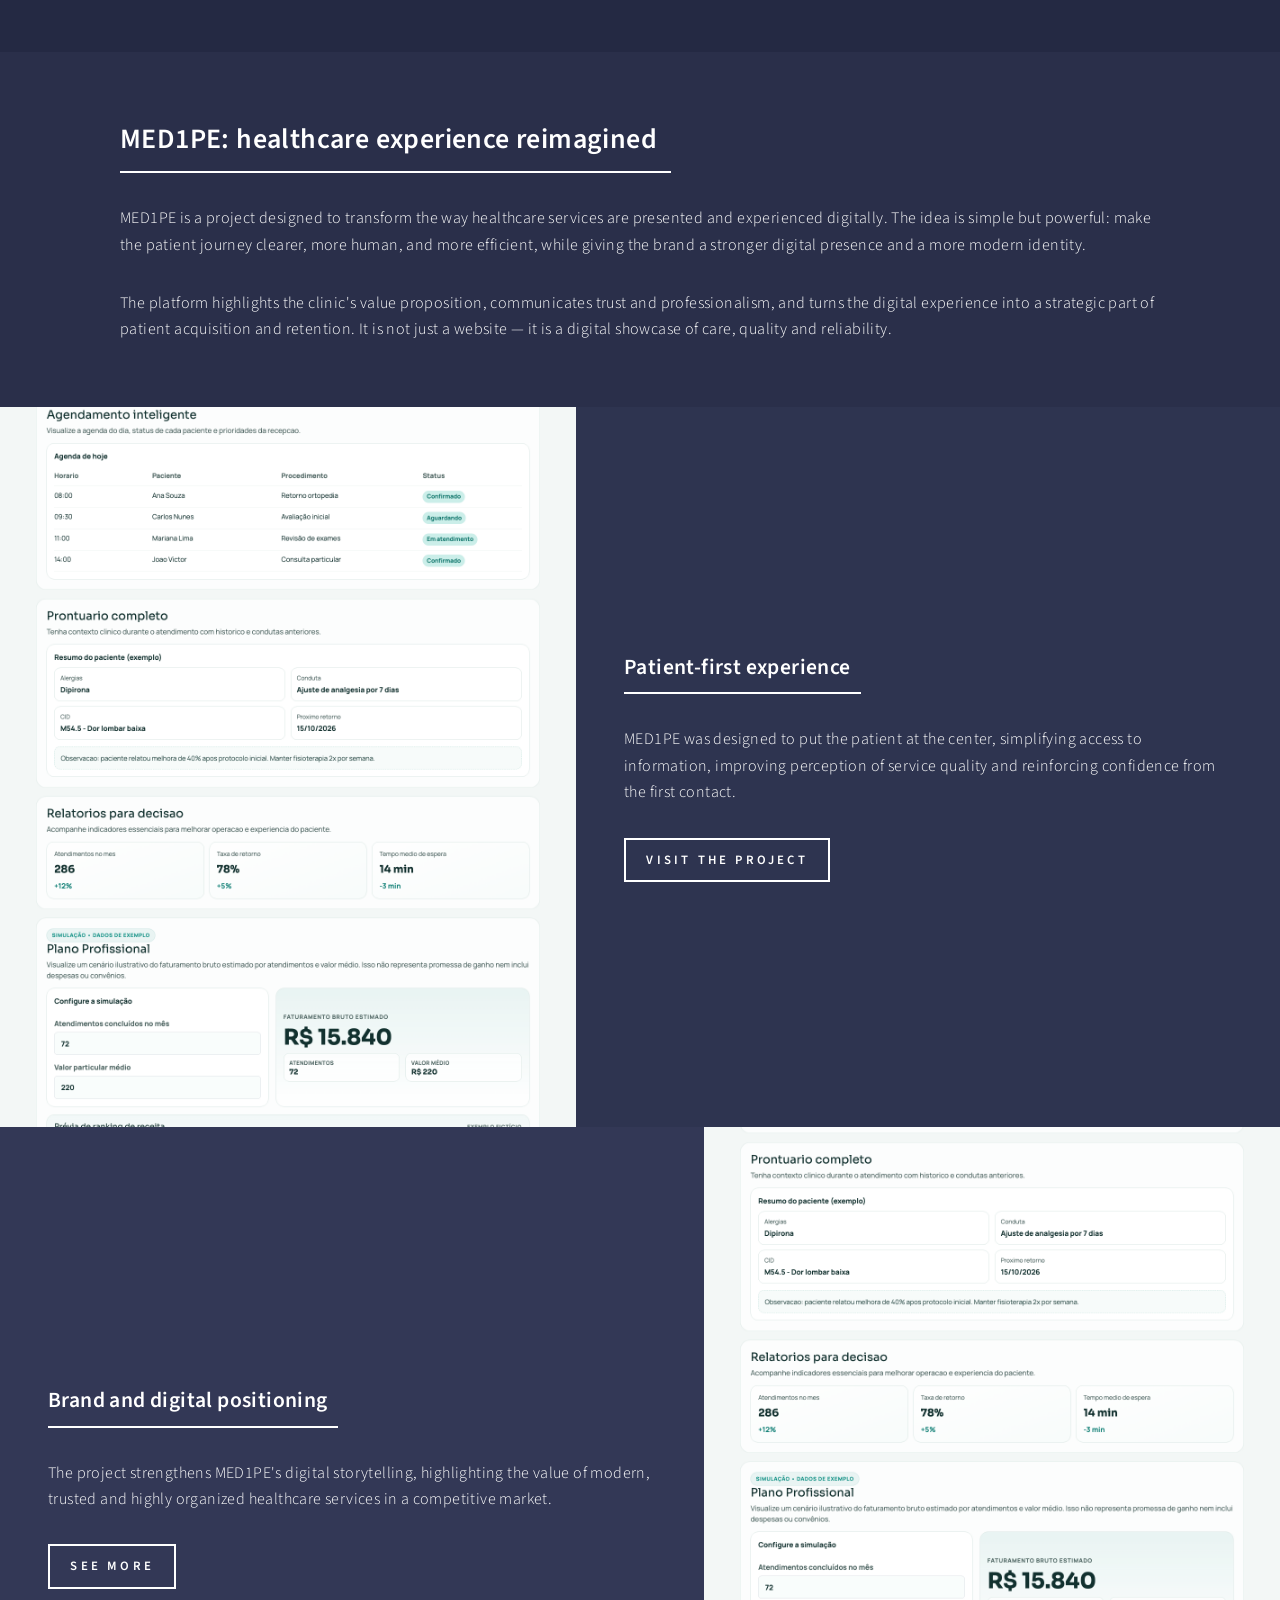
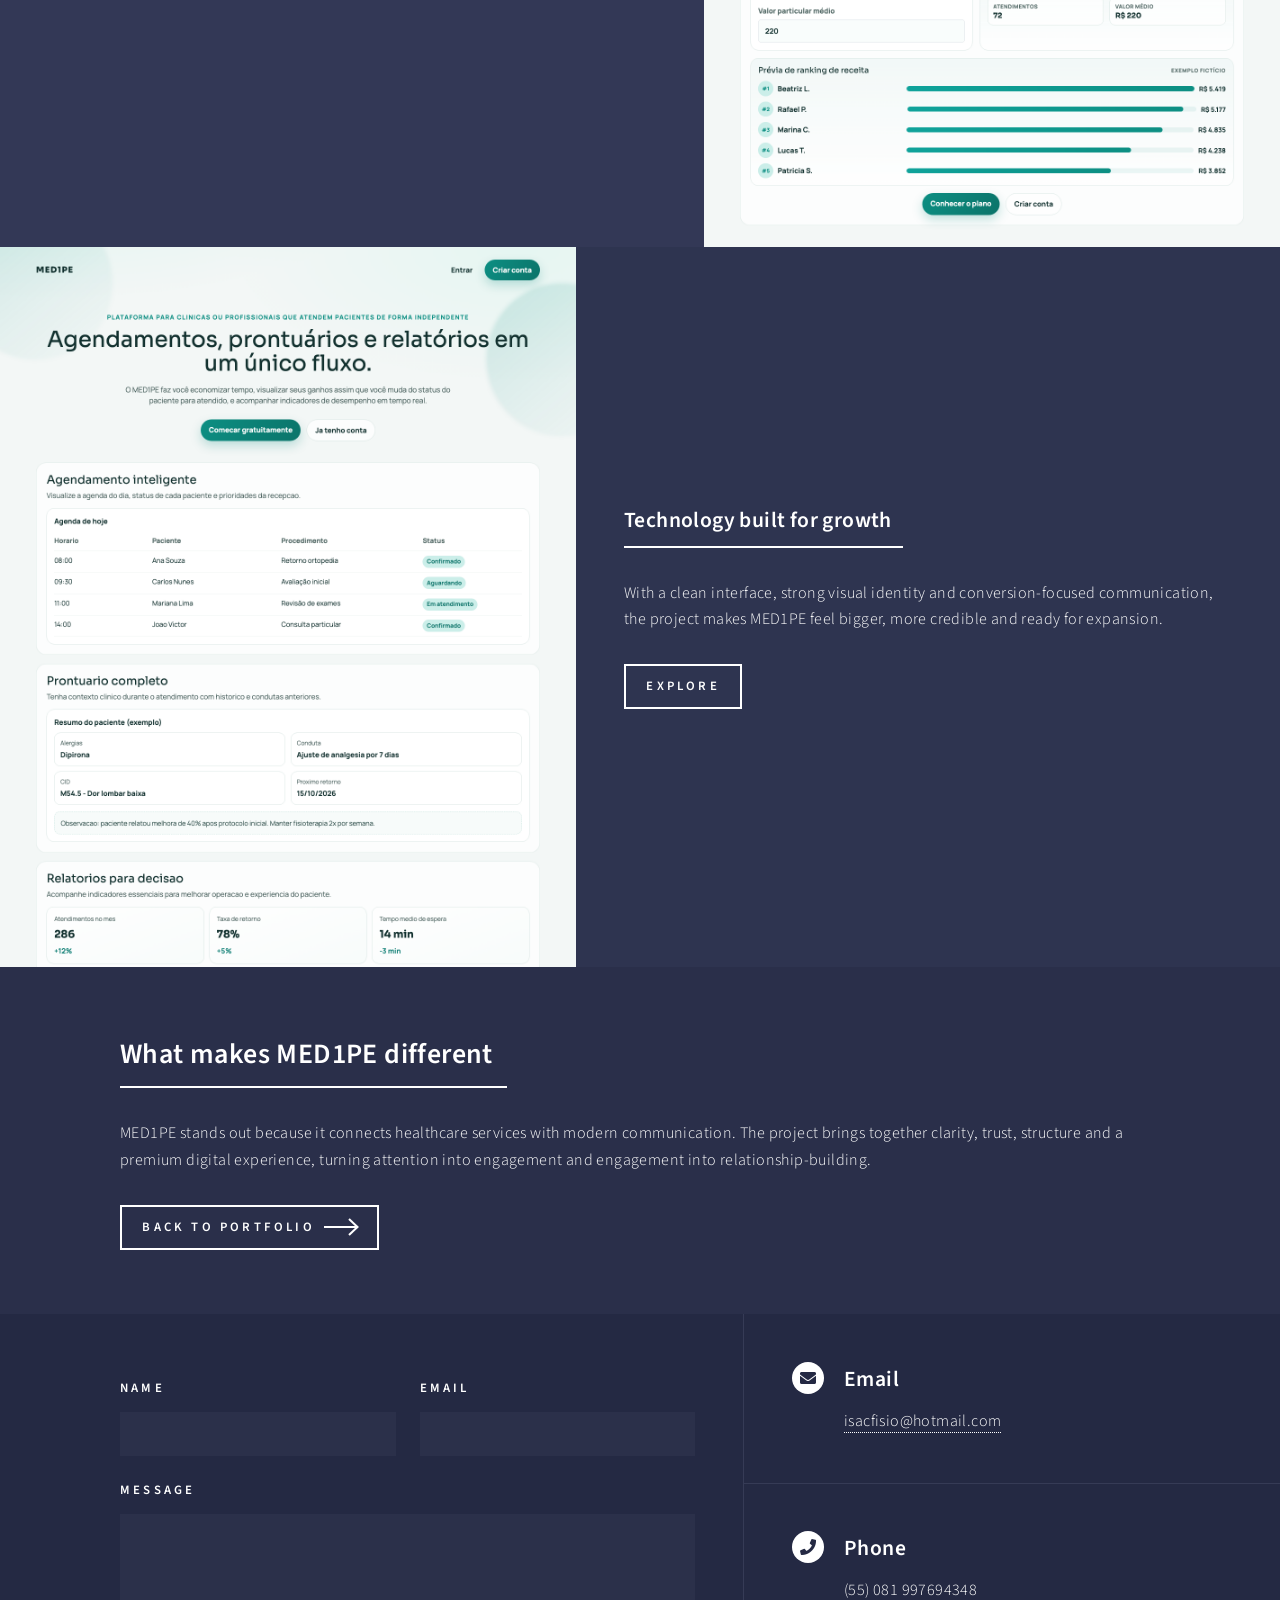
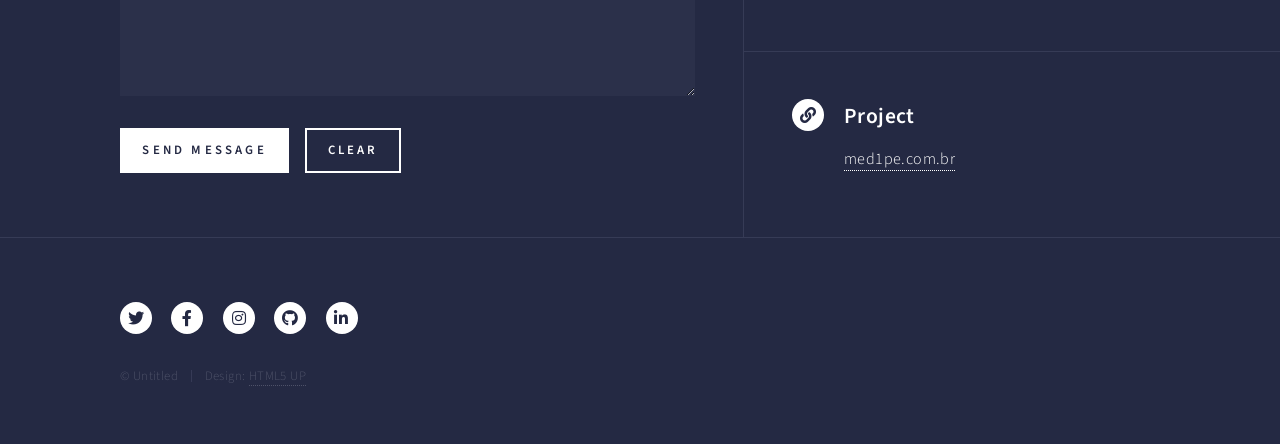
<file: docs/landing.html>
<!DOCTYPE HTML>
<!--
	Forty by HTML5 UP
	html5up.net | @ajlkn
	Free for personal and commercial use under the CCA 3.0 license (html5up.net/license)
-->
<html>
	<head>
		<title>Landing - Forty by HTML5 UP</title>
		<meta charset="utf-8" />
		<meta name="viewport" content="width=device-width, initial-scale=1, user-scalable=no" />
		<link rel="stylesheet" href="assets/css/main.css" />
		<noscript><link rel="stylesheet" href="assets/css/noscript.css" /></noscript>
	</head>
	<body class="is-preload">

		<!-- Wrapper -->
			<div id="wrapper">

				<!-- Header -->
				<header id="header" class="alt style2">
					<a href="index.html" class="logo"><strong>MED1PE</strong> <span>project</span></a>
					<nav>
						<a href="#menu">Menu</a>
					</nav>
				</header>

				<!-- Menu -->
				<nav id="menu">
					<ul class="links">
						<li><a href="index.html">Home</a></li>
						<li><a href="landing.html">Landing</a></li>
					</ul>
					<ul class="actions stacked">
					</ul>
				</nav>

				<!-- Main -->
				<div id="main">

					<section id="one">
						<div class="inner">
							<header class="major">
								<h2>MED1PE: healthcare experience reimagined</h2>
							</header>
							<p>MED1PE is a project designed to transform the way healthcare services are presented and experienced digitally. The idea is simple but powerful: make the patient journey clearer, more human, and more efficient, while giving the brand a stronger digital presence and a more modern identity.</p>
							<p>The platform highlights the clinic's value proposition, communicates trust and professionalism, and turns the digital experience into a strategic part of patient acquisition and retention. It is not just a website — it is a digital showcase of care, quality and reliability.</p>
						</div>
					</section>

					<section id="two" class="spotlights">
						<section>
							<a href="https://www.med1pe.com.br" target="_blank" class="image">
								<img src="images/med1-section-2.png" alt="MED1PE agenda inteligente" data-position="center center" />
							</a>
							<div class="content">
								<div class="inner">
									<header class="major">
										<h3>Patient-first experience</h3>
									</header>
									<p>MED1PE was designed to put the patient at the center, simplifying access to information, improving perception of service quality and reinforcing confidence from the first contact.</p>
									<ul class="actions">
										<li><a href="https://www.med1pe.com.br" target="_blank" class="button">Visit the project</a></li>
									</ul>
								</div>
							</div>
						</section>
						<section>
							<a href="https://www.med1pe.com.br" target="_blank" class="image">
								<img src="images/med1-section-3.png" alt="MED1PE prontuário e relatórios" data-position="top center" />
							</a>
							<div class="content">
								<div class="inner">
									<header class="major">
										<h3>Brand and digital positioning</h3>
									</header>
									<p>The project strengthens MED1PE's digital storytelling, highlighting the value of modern, trusted and highly organized healthcare services in a competitive market.</p>
									<ul class="actions">
										<li><a href="https://www.med1pe.com.br" target="_blank" class="button">See more</a></li>
									</ul>
								</div>
							</div>
						</section>
						<section>
							<a href="https://www.med1pe.com.br" target="_blank" class="image">
								<img src="images/med1-section-1.png" alt="MED1PE healthcare experience" data-position="25% 25%" />
							</a>
							<div class="content">
								<div class="inner">
									<header class="major">
										<h3>Technology built for growth</h3>
									</header>
									<p>With a clean interface, strong visual identity and conversion-focused communication, the project makes MED1PE feel bigger, more credible and ready for expansion.</p>
									<ul class="actions">
										<li><a href="https://www.med1pe.com.br" target="_blank" class="button">Explore</a></li>
									</ul>
								</div>
							</div>
						</section>
					</section>

					<section id="three">
						<div class="inner">
							<header class="major">
								<h2>What makes MED1PE different</h2>
							</header>
							<p>MED1PE stands out because it connects healthcare services with modern communication. The project brings together clarity, trust, structure and a premium digital experience, turning attention into engagement and engagement into relationship-building.</p>
							<ul class="actions">
								<li><a href="index.html" class="button next">Back to portfolio</a></li>
							</ul>
						</div>
					</section>

				</div>

				<!-- Contact -->
				<section id="contact">
					<div class="inner">
						<section>
							<form method="post" action="#">
								<div class="fields">
									<div class="field half">
										<label for="name">Name</label>
										<input type="text" name="name" id="name" />
									</div>
									<div class="field half">
										<label for="email">Email</label>
										<input type="text" name="email" id="email" />
									</div>
									<div class="field">
										<label for="message">Message</label>
										<textarea name="message" id="message" rows="6"></textarea>
									</div>
								</div>
								<ul class="actions">
									<li><input type="submit" value="Send Message" class="primary" /></li>
									<li><input type="reset" value="Clear" /></li>
								</ul>
							</form>
						</section>
						<section class="split">
							<section>
								<div class="contact-method">
									<span class="icon solid alt fa-envelope"></span>
									<h3>Email</h3>
									<a href="#">isacfisio@hotmail.com</a>
								</div>
							</section>
							<section>
								<div class="contact-method">
									<span class="icon solid alt fa-phone"></span>
									<h3>Phone</h3>
									<span>(55) 081  997694348</span>
								</div>
							</section>
							<section>
								<div class="contact-method">
									<span class="icon solid alt fa-link"></span>
									<h3>Project</h3>
									<a href="https://www.med1pe.com.br" target="_blank">med1pe.com.br</a>
								</div>
							</section>
						</section>
					</div>
				</section>

				<!-- Footer -->
				<footer id="footer">
					<div class="inner">
						<ul class="icons">
							<li><a href="#" class="icon brands alt fa-twitter"><span class="label">Twitter</span></a></li>
							<li><a href="#" class="icon brands alt fa-facebook-f"><span class="label">Facebook</span></a></li>
							<li><a href="#" class="icon brands alt fa-instagram"><span class="label">Instagram</span></a></li>
							<li><a href="#" class="icon brands alt fa-github"><span class="label">GitHub</span></a></li>
							<li><a href="#" class="icon brands alt fa-linkedin-in"><span class="label">LinkedIn</span></a></li>
						</ul>
						<ul class="copyright">
							<li>&copy; Untitled</li><li>Design: <a href="https://html5up.net">HTML5 UP</a></li>
						</ul>
					</div>
				</footer>
			<script src="assets/js/jquery.scrollex.min.js"></script>
			<script src="assets/js/browser.min.js"></script>
			<script src="assets/js/breakpoints.min.js"></script>
			<script src="assets/js/util.js"></script>
			<script src="assets/js/main.js"></script>

	</body>
</html>
</file>
<file: docs/assets/css/noscript.css>
/*
	Forty by HTML5 UP
	html5up.net | @ajlkn
	Free for personal and commercial use under the CCA 3.0 license (html5up.net/license)
*/

/* Banner */

	body.is-preload #banner:after {
		opacity: 0.85;
	}

	body.is-preload #banner > .inner {
		-moz-filter: none;
		-webkit-filter: none;
		-ms-filter: none;
		filter: none;
		-moz-transform: none;
		-webkit-transform: none;
		-ms-transform: none;
		transform: none;
		opacity: 1;
	}
</file>
<file: docs/assets/css/main.css>
@import url(fontawesome-all.min.css);
@import url("https://fonts.googleapis.com/css?family=Source+Sans+Pro:300,300italic,600,600italic");

/*
	Forty by HTML5 UP
	html5up.net | @ajlkn
	Free for personal and commercial use under the CCA 3.0 license (html5up.net/license)
*/

html, body, div, span, applet, object,
iframe, h1, h2, h3, h4, h5, h6, p, blockquote,
pre, a, abbr, acronym, address, big, cite,
code, del, dfn, em, img, ins, kbd, q, s, samp,
small, strike, strong, sub, sup, tt, var, b,
u, i, center, dl, dt, dd, ol, ul, li, fieldset,
form, label, legend, table, caption, tbody,
tfoot, thead, tr, th, td, article, aside,
canvas, details, embed, figure, figcaption,
footer, header, hgroup, menu, nav, output, ruby,
section, summary, time, mark, audio, video {
	margin: 0;
	padding: 0;
	border: 0;
	font-size: 100%;
	font: inherit;
	vertical-align: baseline;}

article, aside, details, figcaption, figure,
footer, header, hgroup, menu, nav, section {
	display: block;}

body {
	line-height: 1;
}

ol, ul {
	list-style: none;
}

blockquote, q {
	quotes: none;
}

	blockquote:before, blockquote:after, q:before, q:after {
		content: '';
		content: none;
	}

table {
	border-collapse: collapse;
	border-spacing: 0;
}

body {
	-webkit-text-size-adjust: none;
}

mark {
	background-color: transparent;
	color: inherit;
}

input::-moz-focus-inner {
	border: 0;
	padding: 0;
}

input, select, textarea {
	-moz-appearance: none;
	-webkit-appearance: none;
	-ms-appearance: none;
	appearance: none;
}

/* Basic */

	@-ms-viewport {
		width: device-width;
	}

	body {
		-ms-overflow-style: scrollbar;
	}

	@media screen and (max-width: 480px) {

		html, body {
			min-width: 320px;
		}

	}

	html {
		box-sizing: border-box;
	}

	*, *:before, *:after {
		box-sizing: inherit;
	}

	body {
		background: #242943;
	}

		body.is-preload *, body.is-preload *:before, body.is-preload *:after {
			-moz-animation: none !important;
			-webkit-animation: none !important;
			-ms-animation: none !important;
			animation: none !important;
			-moz-transition: none !important;
			-webkit-transition: none !important;
			-ms-transition: none !important;
			transition: none !important;
		}

/* Type */

	body, input, select, textarea {
		color: #ffffff;
		font-family: "Source Sans Pro", Helvetica, sans-serif;
		font-size: 17pt;
		font-weight: 300;
		letter-spacing: 0.025em;
		line-height: 1.65;
	}

		@media screen and (max-width: 1680px) {

			body, input, select, textarea {
				font-size: 14pt;
			}

		}

		@media screen and (max-width: 1280px) {

			body, input, select, textarea {
				font-size: 12pt;
			}

		}

		@media screen and (max-width: 360px) {

			body, input, select, textarea {
				font-size: 11pt;
			}

		}

	a {
		-moz-transition: color 0.2s ease-in-out, border-bottom-color 0.2s ease-in-out;
		-webkit-transition: color 0.2s ease-in-out, border-bottom-color 0.2s ease-in-out;
		-ms-transition: color 0.2s ease-in-out, border-bottom-color 0.2s ease-in-out;
		transition: color 0.2s ease-in-out, border-bottom-color 0.2s ease-in-out;
		border-bottom: dotted 1px;
		color: inherit;
		text-decoration: none;
	}

		a:hover {
			border-bottom-color: transparent;
			color: #9bf1ff !important;
		}

		a:active {
			color: #53e3fb !important;
		}

	strong, b {
		color: #ffffff;
		font-weight: 600;
	}

	em, i {
		font-style: italic;
	}

	p {
		margin: 0 0 2em 0;
	}

	h1, h2, h3, h4, h5, h6 {
		color: #ffffff;
		font-weight: 600;
		line-height: 1.65;
		margin: 0 0 1em 0;
	}

		h1 a, h2 a, h3 a, h4 a, h5 a, h6 a {
			color: inherit;
			border-bottom: 0;
		}

	h1 {
		font-size: 2.5em;
	}

	h2 {
		font-size: 1.75em;
	}

	h3 {
		font-size: 1.35em;
	}

	h4 {
		font-size: 1.1em;
	}

	h5 {
		font-size: 0.9em;
	}

	h6 {
		font-size: 0.7em;
	}

	@media screen and (max-width: 736px) {

		h1 {
			font-size: 2em;
		}

		h2 {
			font-size: 1.5em;
		}

		h3 {
			font-size: 1.25em;
		}

	}

	sub {
		font-size: 0.8em;
		position: relative;
		top: 0.5em;
	}

	sup {
		font-size: 0.8em;
		position: relative;
		top: -0.5em;
	}

	blockquote {
		border-left: solid 4px rgba(212, 212, 255, 0.1);
		font-style: italic;
		margin: 0 0 2em 0;
		padding: 0.5em 0 0.5em 2em;
	}

	code {
		background: rgba(212, 212, 255, 0.035);
		font-family: "Courier New", monospace;
		font-size: 0.9em;
		margin: 0 0.25em;
		padding: 0.25em 0.65em;
	}

	pre {
		-webkit-overflow-scrolling: touch;
		font-family: "Courier New", monospace;
		font-size: 0.9em;
		margin: 0 0 2em 0;
	}

		pre code {
			display: block;
			line-height: 1.75;
			padding: 1em 1.5em;
			overflow-x: auto;
		}

	hr {
		border: 0;
		border-bottom: solid 1px rgba(212, 212, 255, 0.1);
		margin: 2em 0;
	}

		hr.major {
			margin: 3em 0;
		}

	.align-left {
		text-align: left;
	}

	.align-center {
		text-align: center;
	}

	.align-right {
		text-align: right;
	}

/* Row */

	.row {
		display: flex;
		flex-wrap: wrap;
		box-sizing: border-box;
		align-items: stretch;
	}

		.row > * {
			box-sizing: border-box;
		}

		.row.gtr-uniform > * > :last-child {
			margin-bottom: 0;
		}

		.row.aln-left {
			justify-content: flex-start;
		}

		.row.aln-center {
			justify-content: center;
		}

		.row.aln-right {
			justify-content: flex-end;
		}

		.row.aln-top {
			align-items: flex-start;
		}

		.row.aln-middle {
			align-items: center;
		}

		.row.aln-bottom {
			align-items: flex-end;
		}

		.row > .imp {
			order: -1;
		}

		.row > .col-1 {
			width: 8.33333%;
		}

		.row > .off-1 {
			margin-left: 8.33333%;
		}

		.row > .col-2 {
			width: 16.66667%;
		}

		.row > .off-2 {
			margin-left: 16.66667%;
		}

		.row > .col-3 {
			width: 25%;
		}

		.row > .off-3 {
			margin-left: 25%;
		}

		.row > .col-4 {
			width: 33.33333%;
		}

		.row > .off-4 {
			margin-left: 33.33333%;
		}

		.row > .col-5 {
			width: 41.66667%;
		}

		.row > .off-5 {
			margin-left: 41.66667%;
		}

		.row > .col-6 {
			width: 50%;
		}

		.row > .off-6 {
			margin-left: 50%;
		}

		.row > .col-7 {
			width: 58.33333%;
		}

		.row > .off-7 {
			margin-left: 58.33333%;
		}

		.row > .col-8 {
			width: 66.66667%;
		}

		.row > .off-8 {
			margin-left: 66.66667%;
		}

		.row > .col-9 {
			width: 75%;
		}

		.row > .off-9 {
			margin-left: 75%;
		}

		.row > .col-10 {
			width: 83.33333%;
		}

		.row > .off-10 {
			margin-left: 83.33333%;
		}

		.row > .col-11 {
			width: 91.66667%;
		}

		.row > .off-11 {
			margin-left: 91.66667%;
		}

		.row > .col-12 {
			width: 100%;
		}

		.row > .off-12 {
			margin-left: 100%;
		}

		.row.gtr-0 {
			margin-top: 0;
			margin-left: 0em;
		}

			.row.gtr-0 > * {
				padding: 0 0 0 0em;
			}

			.row.gtr-0.gtr-uniform {
				margin-top: 0em;
			}

				.row.gtr-0.gtr-uniform > * {
					padding-top: 0em;
				}

		.row.gtr-25 {
			margin-top: 0;
			margin-left: -0.5em;
		}

			.row.gtr-25 > * {
				padding: 0 0 0 0.5em;
			}

			.row.gtr-25.gtr-uniform {
				margin-top: -0.5em;
			}

				.row.gtr-25.gtr-uniform > * {
					padding-top: 0.5em;
				}

		.row.gtr-50 {
			margin-top: 0;
			margin-left: -1em;
		}

			.row.gtr-50 > * {
				padding: 0 0 0 1em;
			}

			.row.gtr-50.gtr-uniform {
				margin-top: -1em;
			}

				.row.gtr-50.gtr-uniform > * {
					padding-top: 1em;
				}

		.row {
			margin-top: 0;
			margin-left: -2em;
		}

			.row > * {
				padding: 0 0 0 2em;
			}

			.row.gtr-uniform {
				margin-top: -2em;
			}

				.row.gtr-uniform > * {
					padding-top: 2em;
				}

		.row.gtr-150 {
			margin-top: 0;
			margin-left: -3em;
		}

			.row.gtr-150 > * {
				padding: 0 0 0 3em;
			}

			.row.gtr-150.gtr-uniform {
				margin-top: -3em;
			}

				.row.gtr-150.gtr-uniform > * {
					padding-top: 3em;
				}

		.row.gtr-200 {
			margin-top: 0;
			margin-left: -4em;
		}

			.row.gtr-200 > * {
				padding: 0 0 0 4em;
			}

			.row.gtr-200.gtr-uniform {
				margin-top: -4em;
			}

				.row.gtr-200.gtr-uniform > * {
					padding-top: 4em;
				}

		@media screen and (max-width: 1680px) {

			.row {
				display: flex;
				flex-wrap: wrap;
				box-sizing: border-box;
				align-items: stretch;
			}

				.row > * {
					box-sizing: border-box;
				}

				.row.gtr-uniform > * > :last-child {
					margin-bottom: 0;
				}

				.row.aln-left {
					justify-content: flex-start;
				}

				.row.aln-center {
					justify-content: center;
				}

				.row.aln-right {
					justify-content: flex-end;
				}

				.row.aln-top {
					align-items: flex-start;
				}

				.row.aln-middle {
					align-items: center;
				}

				.row.aln-bottom {
					align-items: flex-end;
				}

				.row > .imp-xlarge {
					order: -1;
				}

				.row > .col-1-xlarge {
					width: 8.33333%;
				}

				.row > .off-1-xlarge {
					margin-left: 8.33333%;
				}

				.row > .col-2-xlarge {
					width: 16.66667%;
				}

				.row > .off-2-xlarge {
					margin-left: 16.66667%;
				}

				.row > .col-3-xlarge {
					width: 25%;
				}

				.row > .off-3-xlarge {
					margin-left: 25%;
				}

				.row > .col-4-xlarge {
					width: 33.33333%;
				}

				.row > .off-4-xlarge {
					margin-left: 33.33333%;
				}

				.row > .col-5-xlarge {
					width: 41.66667%;
				}

				.row > .off-5-xlarge {
					margin-left: 41.66667%;
				}

				.row > .col-6-xlarge {
					width: 50%;
				}

				.row > .off-6-xlarge {
					margin-left: 50%;
				}

				.row > .col-7-xlarge {
					width: 58.33333%;
				}

				.row > .off-7-xlarge {
					margin-left: 58.33333%;
				}

				.row > .col-8-xlarge {
					width: 66.66667%;
				}

				.row > .off-8-xlarge {
					margin-left: 66.66667%;
				}

				.row > .col-9-xlarge {
					width: 75%;
				}

				.row > .off-9-xlarge {
					margin-left: 75%;
				}

				.row > .col-10-xlarge {
					width: 83.33333%;
				}

				.row > .off-10-xlarge {
					margin-left: 83.33333%;
				}

				.row > .col-11-xlarge {
					width: 91.66667%;
				}

				.row > .off-11-xlarge {
					margin-left: 91.66667%;
				}

				.row > .col-12-xlarge {
					width: 100%;
				}

				.row > .off-12-xlarge {
					margin-left: 100%;
				}

				.row.gtr-0 {
					margin-top: 0;
					margin-left: 0em;
				}

					.row.gtr-0 > * {
						padding: 0 0 0 0em;
					}

					.row.gtr-0.gtr-uniform {
						margin-top: 0em;
					}

						.row.gtr-0.gtr-uniform > * {
							padding-top: 0em;
						}

				.row.gtr-25 {
					margin-top: 0;
					margin-left: -0.5em;
				}

					.row.gtr-25 > * {
						padding: 0 0 0 0.5em;
					}

					.row.gtr-25.gtr-uniform {
						margin-top: -0.5em;
					}

						.row.gtr-25.gtr-uniform > * {
							padding-top: 0.5em;
						}

				.row.gtr-50 {
					margin-top: 0;
					margin-left: -1em;
				}

					.row.gtr-50 > * {
						padding: 0 0 0 1em;
					}

					.row.gtr-50.gtr-uniform {
						margin-top: -1em;
					}

						.row.gtr-50.gtr-uniform > * {
							padding-top: 1em;
						}

				.row {
					margin-top: 0;
					margin-left: -2em;
				}

					.row > * {
						padding: 0 0 0 2em;
					}

					.row.gtr-uniform {
						margin-top: -2em;
					}

						.row.gtr-uniform > * {
							padding-top: 2em;
						}

				.row.gtr-150 {
					margin-top: 0;
					margin-left: -3em;
				}

					.row.gtr-150 > * {
						padding: 0 0 0 3em;
					}

					.row.gtr-150.gtr-uniform {
						margin-top: -3em;
					}

						.row.gtr-150.gtr-uniform > * {
							padding-top: 3em;
						}

				.row.gtr-200 {
					margin-top: 0;
					margin-left: -4em;
				}

					.row.gtr-200 > * {
						padding: 0 0 0 4em;
					}

					.row.gtr-200.gtr-uniform {
						margin-top: -4em;
					}

						.row.gtr-200.gtr-uniform > * {
							padding-top: 4em;
						}

		}

		@media screen and (max-width: 1280px) {

			.row {
				display: flex;
				flex-wrap: wrap;
				box-sizing: border-box;
				align-items: stretch;
			}

				.row > * {
					box-sizing: border-box;
				}

				.row.gtr-uniform > * > :last-child {
					margin-bottom: 0;
				}

				.row.aln-left {
					justify-content: flex-start;
				}

				.row.aln-center {
					justify-content: center;
				}

				.row.aln-right {
					justify-content: flex-end;
				}

				.row.aln-top {
					align-items: flex-start;
				}

				.row.aln-middle {
					align-items: center;
				}

				.row.aln-bottom {
					align-items: flex-end;
				}

				.row > .imp-large {
					order: -1;
				}

				.row > .col-1-large {
					width: 8.33333%;
				}

				.row > .off-1-large {
					margin-left: 8.33333%;
				}

				.row > .col-2-large {
					width: 16.66667%;
				}

				.row > .off-2-large {
					margin-left: 16.66667%;
				}

				.row > .col-3-large {
					width: 25%;
				}

				.row > .off-3-large {
					margin-left: 25%;
				}

				.row > .col-4-large {
					width: 33.33333%;
				}

				.row > .off-4-large {
					margin-left: 33.33333%;
				}

				.row > .col-5-large {
					width: 41.66667%;
				}

				.row > .off-5-large {
					margin-left: 41.66667%;
				}

				.row > .col-6-large {
					width: 50%;
				}

				.row > .off-6-large {
					margin-left: 50%;
				}

				.row > .col-7-large {
					width: 58.33333%;
				}

				.row > .off-7-large {
					margin-left: 58.33333%;
				}

				.row > .col-8-large {
					width: 66.66667%;
				}

				.row > .off-8-large {
					margin-left: 66.66667%;
				}

				.row > .col-9-large {
					width: 75%;
				}

				.row > .off-9-large {
					margin-left: 75%;
				}

				.row > .col-10-large {
					width: 83.33333%;
				}

				.row > .off-10-large {
					margin-left: 83.33333%;
				}

				.row > .col-11-large {
					width: 91.66667%;
				}

				.row > .off-11-large {
					margin-left: 91.66667%;
				}

				.row > .col-12-large {
					width: 100%;
				}

				.row > .off-12-large {
					margin-left: 100%;
				}

				.row.gtr-0 {
					margin-top: 0;
					margin-left: 0em;
				}

					.row.gtr-0 > * {
						padding: 0 0 0 0em;
					}

					.row.gtr-0.gtr-uniform {
						margin-top: 0em;
					}

						.row.gtr-0.gtr-uniform > * {
							padding-top: 0em;
						}

				.row.gtr-25 {
					margin-top: 0;
					margin-left: -0.375em;
				}

					.row.gtr-25 > * {
						padding: 0 0 0 0.375em;
					}

					.row.gtr-25.gtr-uniform {
						margin-top: -0.375em;
					}

						.row.gtr-25.gtr-uniform > * {
							padding-top: 0.375em;
						}

				.row.gtr-50 {
					margin-top: 0;
					margin-left: -0.75em;
				}

					.row.gtr-50 > * {
						padding: 0 0 0 0.75em;
					}

					.row.gtr-50.gtr-uniform {
						margin-top: -0.75em;
					}

						.row.gtr-50.gtr-uniform > * {
							padding-top: 0.75em;
						}

				.row {
					margin-top: 0;
					margin-left: -1.5em;
				}

					.row > * {
						padding: 0 0 0 1.5em;
					}

					.row.gtr-uniform {
						margin-top: -1.5em;
					}

						.row.gtr-uniform > * {
							padding-top: 1.5em;
						}

				.row.gtr-150 {
					margin-top: 0;
					margin-left: -2.25em;
				}

					.row.gtr-150 > * {
						padding: 0 0 0 2.25em;
					}

					.row.gtr-150.gtr-uniform {
						margin-top: -2.25em;
					}

						.row.gtr-150.gtr-uniform > * {
							padding-top: 2.25em;
						}

				.row.gtr-200 {
					margin-top: 0;
					margin-left: -3em;
				}

					.row.gtr-200 > * {
						padding: 0 0 0 3em;
					}

					.row.gtr-200.gtr-uniform {
						margin-top: -3em;
					}

						.row.gtr-200.gtr-uniform > * {
							padding-top: 3em;
						}

		}

		@media screen and (max-width: 980px) {

			.row {
				display: flex;
				flex-wrap: wrap;
				box-sizing: border-box;
				align-items: stretch;
			}

				.row > * {
					box-sizing: border-box;
				}

				.row.gtr-uniform > * > :last-child {
					margin-bottom: 0;
				}

				.row.aln-left {
					justify-content: flex-start;
				}

				.row.aln-center {
					justify-content: center;
				}

				.row.aln-right {
					justify-content: flex-end;
				}

				.row.aln-top {
					align-items: flex-start;
				}

				.row.aln-middle {
					align-items: center;
				}

				.row.aln-bottom {
					align-items: flex-end;
				}

				.row > .imp-medium {
					order: -1;
				}

				.row > .col-1-medium {
					width: 8.33333%;
				}

				.row > .off-1-medium {
					margin-left: 8.33333%;
				}

				.row > .col-2-medium {
					width: 16.66667%;
				}

				.row > .off-2-medium {
					margin-left: 16.66667%;
				}

				.row > .col-3-medium {
					width: 25%;
				}

				.row > .off-3-medium {
					margin-left: 25%;
				}

				.row > .col-4-medium {
					width: 33.33333%;
				}

				.row > .off-4-medium {
					margin-left: 33.33333%;
				}

				.row > .col-5-medium {
					width: 41.66667%;
				}

				.row > .off-5-medium {
					margin-left: 41.66667%;
				}

				.row > .col-6-medium {
					width: 50%;
				}

				.row > .off-6-medium {
					margin-left: 50%;
				}

				.row > .col-7-medium {
					width: 58.33333%;
				}

				.row > .off-7-medium {
					margin-left: 58.33333%;
				}

				.row > .col-8-medium {
					width: 66.66667%;
				}

				.row > .off-8-medium {
					margin-left: 66.66667%;
				}

				.row > .col-9-medium {
					width: 75%;
				}

				.row > .off-9-medium {
					margin-left: 75%;
				}

				.row > .col-10-medium {
					width: 83.33333%;
				}

				.row > .off-10-medium {
					margin-left: 83.33333%;
				}

				.row > .col-11-medium {
					width: 91.66667%;
				}

				.row > .off-11-medium {
					margin-left: 91.66667%;
				}

				.row > .col-12-medium {
					width: 100%;
				}

				.row > .off-12-medium {
					margin-left: 100%;
				}

				.row.gtr-0 {
					margin-top: 0;
					margin-left: 0em;
				}

					.row.gtr-0 > * {
						padding: 0 0 0 0em;
					}

					.row.gtr-0.gtr-uniform {
						margin-top: 0em;
					}

						.row.gtr-0.gtr-uniform > * {
							padding-top: 0em;
						}

				.row.gtr-25 {
					margin-top: 0;
					margin-left: -0.375em;
				}

					.row.gtr-25 > * {
						padding: 0 0 0 0.375em;
					}

					.row.gtr-25.gtr-uniform {
						margin-top: -0.375em;
					}

						.row.gtr-25.gtr-uniform > * {
							padding-top: 0.375em;
						}

				.row.gtr-50 {
					margin-top: 0;
					margin-left: -0.75em;
				}

					.row.gtr-50 > * {
						padding: 0 0 0 0.75em;
					}

					.row.gtr-50.gtr-uniform {
						margin-top: -0.75em;
					}

						.row.gtr-50.gtr-uniform > * {
							padding-top: 0.75em;
						}

				.row {
					margin-top: 0;
					margin-left: -1.5em;
				}

					.row > * {
						padding: 0 0 0 1.5em;
					}

					.row.gtr-uniform {
						margin-top: -1.5em;
					}

						.row.gtr-uniform > * {
							padding-top: 1.5em;
						}

				.row.gtr-150 {
					margin-top: 0;
					margin-left: -2.25em;
				}

					.row.gtr-150 > * {
						padding: 0 0 0 2.25em;
					}

					.row.gtr-150.gtr-uniform {
						margin-top: -2.25em;
					}

						.row.gtr-150.gtr-uniform > * {
							padding-top: 2.25em;
						}

				.row.gtr-200 {
					margin-top: 0;
					margin-left: -3em;
				}

					.row.gtr-200 > * {
						padding: 0 0 0 3em;
					}

					.row.gtr-200.gtr-uniform {
						margin-top: -3em;
					}

						.row.gtr-200.gtr-uniform > * {
							padding-top: 3em;
						}

		}

		@media screen and (max-width: 736px) {

			.row {
				display: flex;
				flex-wrap: wrap;
				box-sizing: border-box;
				align-items: stretch;
			}

				.row > * {
					box-sizing: border-box;
				}

				.row.gtr-uniform > * > :last-child {
					margin-bottom: 0;
				}

				.row.aln-left {
					justify-content: flex-start;
				}

				.row.aln-center {
					justify-content: center;
				}

				.row.aln-right {
					justify-content: flex-end;
				}

				.row.aln-top {
					align-items: flex-start;
				}

				.row.aln-middle {
					align-items: center;
				}

				.row.aln-bottom {
					align-items: flex-end;
				}

				.row > .imp-small {
					order: -1;
				}

				.row > .col-1-small {
					width: 8.33333%;
				}

				.row > .off-1-small {
					margin-left: 8.33333%;
				}

				.row > .col-2-small {
					width: 16.66667%;
				}

				.row > .off-2-small {
					margin-left: 16.66667%;
				}

				.row > .col-3-small {
					width: 25%;
				}

				.row > .off-3-small {
					margin-left: 25%;
				}

				.row > .col-4-small {
					width: 33.33333%;
				}

				.row > .off-4-small {
					margin-left: 33.33333%;
				}

				.row > .col-5-small {
					width: 41.66667%;
				}

				.row > .off-5-small {
					margin-left: 41.66667%;
				}

				.row > .col-6-small {
					width: 50%;
				}

				.row > .off-6-small {
					margin-left: 50%;
				}

				.row > .col-7-small {
					width: 58.33333%;
				}

				.row > .off-7-small {
					margin-left: 58.33333%;
				}

				.row > .col-8-small {
					width: 66.66667%;
				}

				.row > .off-8-small {
					margin-left: 66.66667%;
				}

				.row > .col-9-small {
					width: 75%;
				}

				.row > .off-9-small {
					margin-left: 75%;
				}

				.row > .col-10-small {
					width: 83.33333%;
				}

				.row > .off-10-small {
					margin-left: 83.33333%;
				}

				.row > .col-11-small {
					width: 91.66667%;
				}

				.row > .off-11-small {
					margin-left: 91.66667%;
				}

				.row > .col-12-small {
					width: 100%;
				}

				.row > .off-12-small {
					margin-left: 100%;
				}

				.row.gtr-0 {
					margin-top: 0;
					margin-left: 0em;
				}

					.row.gtr-0 > * {
						padding: 0 0 0 0em;
					}

					.row.gtr-0.gtr-uniform {
						margin-top: 0em;
					}

						.row.gtr-0.gtr-uniform > * {
							padding-top: 0em;
						}

				.row.gtr-25 {
					margin-top: 0;
					margin-left: -0.3125em;
				}

					.row.gtr-25 > * {
						padding: 0 0 0 0.3125em;
					}

					.row.gtr-25.gtr-uniform {
						margin-top: -0.3125em;
					}

						.row.gtr-25.gtr-uniform > * {
							padding-top: 0.3125em;
						}

				.row.gtr-50 {
					margin-top: 0;
					margin-left: -0.625em;
				}

					.row.gtr-50 > * {
						padding: 0 0 0 0.625em;
					}

					.row.gtr-50.gtr-uniform {
						margin-top: -0.625em;
					}

						.row.gtr-50.gtr-uniform > * {
							padding-top: 0.625em;
						}

				.row {
					margin-top: 0;
					margin-left: -1.25em;
				}

					.row > * {
						padding: 0 0 0 1.25em;
					}

					.row.gtr-uniform {
						margin-top: -1.25em;
					}

						.row.gtr-uniform > * {
							padding-top: 1.25em;
						}

				.row.gtr-150 {
					margin-top: 0;
					margin-left: -1.875em;
				}

					.row.gtr-150 > * {
						padding: 0 0 0 1.875em;
					}

					.row.gtr-150.gtr-uniform {
						margin-top: -1.875em;
					}

						.row.gtr-150.gtr-uniform > * {
							padding-top: 1.875em;
						}

				.row.gtr-200 {
					margin-top: 0;
					margin-left: -2.5em;
				}

					.row.gtr-200 > * {
						padding: 0 0 0 2.5em;
					}

					.row.gtr-200.gtr-uniform {
						margin-top: -2.5em;
					}

						.row.gtr-200.gtr-uniform > * {
							padding-top: 2.5em;
						}

		}

		@media screen and (max-width: 480px) {

			.row {
				display: flex;
				flex-wrap: wrap;
				box-sizing: border-box;
				align-items: stretch;
			}

				.row > * {
					box-sizing: border-box;
				}

				.row.gtr-uniform > * > :last-child {
					margin-bottom: 0;
				}

				.row.aln-left {
					justify-content: flex-start;
				}

				.row.aln-center {
					justify-content: center;
				}

				.row.aln-right {
					justify-content: flex-end;
				}

				.row.aln-top {
					align-items: flex-start;
				}

				.row.aln-middle {
					align-items: center;
				}

				.row.aln-bottom {
					align-items: flex-end;
				}

				.row > .imp-xsmall {
					order: -1;
				}

				.row > .col-1-xsmall {
					width: 8.33333%;
				}

				.row > .off-1-xsmall {
					margin-left: 8.33333%;
				}

				.row > .col-2-xsmall {
					width: 16.66667%;
				}

				.row > .off-2-xsmall {
					margin-left: 16.66667%;
				}

				.row > .col-3-xsmall {
					width: 25%;
				}

				.row > .off-3-xsmall {
					margin-left: 25%;
				}

				.row > .col-4-xsmall {
					width: 33.33333%;
				}

				.row > .off-4-xsmall {
					margin-left: 33.33333%;
				}

				.row > .col-5-xsmall {
					width: 41.66667%;
				}

				.row > .off-5-xsmall {
					margin-left: 41.66667%;
				}

				.row > .col-6-xsmall {
					width: 50%;
				}

				.row > .off-6-xsmall {
					margin-left: 50%;
				}

				.row > .col-7-xsmall {
					width: 58.33333%;
				}

				.row > .off-7-xsmall {
					margin-left: 58.33333%;
				}

				.row > .col-8-xsmall {
					width: 66.66667%;
				}

				.row > .off-8-xsmall {
					margin-left: 66.66667%;
				}

				.row > .col-9-xsmall {
					width: 75%;
				}

				.row > .off-9-xsmall {
					margin-left: 75%;
				}

				.row > .col-10-xsmall {
					width: 83.33333%;
				}

				.row > .off-10-xsmall {
					margin-left: 83.33333%;
				}

				.row > .col-11-xsmall {
					width: 91.66667%;
				}

				.row > .off-11-xsmall {
					margin-left: 91.66667%;
				}

				.row > .col-12-xsmall {
					width: 100%;
				}

				.row > .off-12-xsmall {
					margin-left: 100%;
				}

				.row.gtr-0 {
					margin-top: 0;
					margin-left: 0em;
				}

					.row.gtr-0 > * {
						padding: 0 0 0 0em;
					}

					.row.gtr-0.gtr-uniform {
						margin-top: 0em;
					}

						.row.gtr-0.gtr-uniform > * {
							padding-top: 0em;
						}

				.row.gtr-25 {
					margin-top: 0;
					margin-left: -0.3125em;
				}

					.row.gtr-25 > * {
						padding: 0 0 0 0.3125em;
					}

					.row.gtr-25.gtr-uniform {
						margin-top: -0.3125em;
					}

						.row.gtr-25.gtr-uniform > * {
							padding-top: 0.3125em;
						}

				.row.gtr-50 {
					margin-top: 0;
					margin-left: -0.625em;
				}

					.row.gtr-50 > * {
						padding: 0 0 0 0.625em;
					}

					.row.gtr-50.gtr-uniform {
						margin-top: -0.625em;
					}

						.row.gtr-50.gtr-uniform > * {
							padding-top: 0.625em;
						}

				.row {
					margin-top: 0;
					margin-left: -1.25em;
				}

					.row > * {
						padding: 0 0 0 1.25em;
					}

					.row.gtr-uniform {
						margin-top: -1.25em;
					}

						.row.gtr-uniform > * {
							padding-top: 1.25em;
						}

				.row.gtr-150 {
					margin-top: 0;
					margin-left: -1.875em;
				}

					.row.gtr-150 > * {
						padding: 0 0 0 1.875em;
					}

					.row.gtr-150.gtr-uniform {
						margin-top: -1.875em;
					}

						.row.gtr-150.gtr-uniform > * {
							padding-top: 1.875em;
						}

				.row.gtr-200 {
					margin-top: 0;
					margin-left: -2.5em;
				}

					.row.gtr-200 > * {
						padding: 0 0 0 2.5em;
					}

					.row.gtr-200.gtr-uniform {
						margin-top: -2.5em;
					}

						.row.gtr-200.gtr-uniform > * {
							padding-top: 2.5em;
						}

		}

/* Section/Article */

	section.special, article.special {
		text-align: center;
	}

	header.major {
		width: -moz-max-content;
		width: -webkit-max-content;
		width: -ms-max-content;
		width: max-content;
		margin-bottom: 2em;
	}

		header.major > :first-child {
			margin-bottom: 0;
			width: calc(100% + 0.5em);
		}

			header.major > :first-child:after {
				content: '';
				background-color: #ffffff;
				display: block;
				height: 2px;
				margin: 0.325em 0 0.5em 0;
				width: 100%;
			}

		header.major > p {
			font-size: 0.7em;
			font-weight: 600;
			letter-spacing: 0.25em;
			margin-bottom: 0;
			text-transform: uppercase;
		}

		body.is-ie header.major > :first-child:after {
			max-width: 9em;
		}

		body.is-ie header.major > h1:after {
			max-width: 100% !important;
		}

	@media screen and (max-width: 736px) {

		header.major > p br {
			display: none;
		}

	}

/* Form */

	form {
		margin: 0 0 2em 0;
	}

		form > :last-child {
			margin-bottom: 0;
		}

		form > .fields {
			display: -moz-flex;
			display: -webkit-flex;
			display: -ms-flex;
			display: flex;
			-moz-flex-wrap: wrap;
			-webkit-flex-wrap: wrap;
			-ms-flex-wrap: wrap;
			flex-wrap: wrap;
			width: calc(100% + 3em);
			margin: -1.5em 0 2em -1.5em;
		}

			form > .fields > .field {
				-moz-flex-grow: 0;
				-webkit-flex-grow: 0;
				-ms-flex-grow: 0;
				flex-grow: 0;
				-moz-flex-shrink: 0;
				-webkit-flex-shrink: 0;
				-ms-flex-shrink: 0;
				flex-shrink: 0;
				padding: 1.5em 0 0 1.5em;
				width: calc(100% - 1.5em);
			}

				form > .fields > .field.half {
					width: calc(50% - 0.75em);
				}

				form > .fields > .field.third {
					width: calc(100%/3 - 0.5em);
				}

				form > .fields > .field.quarter {
					width: calc(25% - 0.375em);
				}

		@media screen and (max-width: 480px) {

			form > .fields {
				width: calc(100% + 3em);
				margin: -1.5em 0 2em -1.5em;
			}

				form > .fields > .field {
					padding: 1.5em 0 0 1.5em;
					width: calc(100% - 1.5em);
				}

					form > .fields > .field.half {
						width: calc(100% - 1.5em);
					}

					form > .fields > .field.third {
						width: calc(100% - 1.5em);
					}

					form > .fields > .field.quarter {
						width: calc(100% - 1.5em);
					}

		}

	label {
		color: #ffffff;
		display: block;
		font-size: 0.8em;
		font-weight: 600;
		letter-spacing: 0.25em;
		margin: 0 0 1em 0;
		text-transform: uppercase;
	}

	input[type="text"],
	input[type="password"],
	input[type="email"],
	input[type="tel"],
	input[type="search"],
	input[type="url"],
	select,
	textarea {
		-moz-appearance: none;
		-webkit-appearance: none;
		-ms-appearance: none;
		appearance: none;
		background: rgba(212, 212, 255, 0.035);
		border: none;
		border-radius: 0;
		color: inherit;
		display: block;
		outline: 0;
		padding: 0 1em;
		text-decoration: none;
		width: 100%;
	}

		input[type="text"]:invalid,
		input[type="password"]:invalid,
		input[type="email"]:invalid,
		input[type="tel"]:invalid,
		input[type="search"]:invalid,
		input[type="url"]:invalid,
		select:invalid,
		textarea:invalid {
			box-shadow: none;
		}

		input[type="text"]:focus,
		input[type="password"]:focus,
		input[type="email"]:focus,
		input[type="tel"]:focus,
		input[type="search"]:focus,
		input[type="url"]:focus,
		select:focus,
		textarea:focus {
			border-color: #9bf1ff;
			box-shadow: 0 0 0 2px #9bf1ff;
		}

	select {
		background-image: url("data:image/svg+xml;charset=utf8,%3Csvg xmlns='http://www.w3.org/2000/svg' width='40' height='40' preserveAspectRatio='none' viewBox='0 0 40 40'%3E%3Cpath d='M9.4,12.3l10.4,10.4l10.4-10.4c0.2-0.2,0.5-0.4,0.9-0.4c0.3,0,0.6,0.1,0.9,0.4l3.3,3.3c0.2,0.2,0.4,0.5,0.4,0.9 c0,0.4-0.1,0.6-0.4,0.9L20.7,31.9c-0.2,0.2-0.5,0.4-0.9,0.4c-0.3,0-0.6-0.1-0.9-0.4L4.3,17.3c-0.2-0.2-0.4-0.5-0.4-0.9 c0-0.4,0.1-0.6,0.4-0.9l3.3-3.3c0.2-0.2,0.5-0.4,0.9-0.4S9.1,12.1,9.4,12.3z' fill='rgba(212, 212, 255, 0.1)' /%3E%3C/svg%3E");
		background-size: 1.25rem;
		background-repeat: no-repeat;
		background-position: calc(100% - 1rem) center;
		height: 2.75em;
		padding-right: 2.75em;
		text-overflow: ellipsis;
	}

		select option {
			color: #ffffff;
			background: #242943;
		}

		select:focus::-ms-value {
			background-color: transparent;
		}

		select::-ms-expand {
			display: none;
		}

	input[type="text"],
	input[type="password"],
	input[type="email"],
	input[type="tel"],
	input[type="search"],
	input[type="url"],
	select {
		height: 2.75em;
	}

	textarea {
		padding: 0.75em 1em;
	}

	input[type="checkbox"],
	input[type="radio"] {
		-moz-appearance: none;
		-webkit-appearance: none;
		-ms-appearance: none;
		appearance: none;
		display: block;
		float: left;
		margin-right: -2em;
		opacity: 0;
		width: 1em;
		z-index: -1;
	}

		input[type="checkbox"] + label,
		input[type="radio"] + label {
			text-decoration: none;
			color: #ffffff;
			cursor: pointer;
			display: inline-block;
			font-weight: 300;
			padding-left: 2.65em;
			padding-right: 0.75em;
			position: relative;
		}

			input[type="checkbox"] + label:before,
			input[type="radio"] + label:before {
				-moz-osx-font-smoothing: grayscale;
				-webkit-font-smoothing: antialiased;
				display: inline-block;
				font-style: normal;
				font-variant: normal;
				text-rendering: auto;
				line-height: 1;
				text-transform: none !important;
				font-family: 'Font Awesome 5 Free';
				font-weight: 900;
			}

			input[type="checkbox"] + label:before,
			input[type="radio"] + label:before {
				background: rgba(212, 212, 255, 0.035);
				content: '';
				display: inline-block;
				font-size: 0.8em;
				height: 2.0625em;
				left: 0;
				letter-spacing: 0;
				line-height: 2.0625em;
				position: absolute;
				text-align: center;
				top: 0;
				width: 2.0625em;
			}

		input[type="checkbox"]:checked + label:before,
		input[type="radio"]:checked + label:before {
			background: #ffffff;
			border-color: #9bf1ff;
			content: '\f00c';
			color: #242943;
		}

		input[type="checkbox"]:focus + label:before,
		input[type="radio"]:focus + label:before {
			box-shadow: 0 0 0 2px #9bf1ff;
		}

	input[type="radio"] + label:before {
		border-radius: 100%;
	}

	::-webkit-input-placeholder {
		color: rgba(244, 244, 255, 0.2) !important;
		opacity: 1.0;
	}

	:-moz-placeholder {
		color: rgba(244, 244, 255, 0.2) !important;
		opacity: 1.0;
	}

	::-moz-placeholder {
		color: rgba(244, 244, 255, 0.2) !important;
		opacity: 1.0;
	}

	:-ms-input-placeholder {
		color: rgba(244, 244, 255, 0.2) !important;
		opacity: 1.0;
	}

/* Box */

	.box {
		border: solid 1px rgba(212, 212, 255, 0.1);
		margin-bottom: 2em;
		padding: 1.5em;
	}

		.box > :last-child,
		.box > :last-child > :last-child,
		.box > :last-child > :last-child > :last-child {
			margin-bottom: 0;
		}

		.box.alt {
			border: 0;
			border-radius: 0;
			padding: 0;
		}

/* Icon */

	.icon {
		text-decoration: none;
		border-bottom: none;
		position: relative;
	}

		.icon:before {
			-moz-osx-font-smoothing: grayscale;
			-webkit-font-smoothing: antialiased;
			display: inline-block;
			font-style: normal;
			font-variant: normal;
			text-rendering: auto;
			line-height: 1;
			text-transform: none !important;
			font-family: 'Font Awesome 5 Free';
			font-weight: 400;
		}

		.icon > .label {
			display: none;
		}

		.icon:before {
			line-height: inherit;
		}

		.icon.solid:before {
			font-weight: 900;
		}

		.icon.brands:before {
			font-family: 'Font Awesome 5 Brands';
		}

		.icon.alt:before {
			background-color: #ffffff;
			border-radius: 100%;
			color: #242943;
			display: inline-block;
			height: 2em;
			line-height: 2em;
			text-align: center;
			width: 2em;
		}

	a.icon.alt:before {
		-moz-transition: background-color 0.2s ease-in-out;
		-webkit-transition: background-color 0.2s ease-in-out;
		-ms-transition: background-color 0.2s ease-in-out;
		transition: background-color 0.2s ease-in-out;
	}

	a.icon.alt:hover:before {
		background-color: #6fc3df;
	}

	a.icon.alt:active:before {
		background-color: #37a6cb;
	}

/* Image */

	.image {
		border: 0;
		display: inline-block;
		position: relative;
	}

		.image img {
			display: block;
		}

		.image.left, .image.right {
			max-width: 30%;
		}

			.image.left img, .image.right img {
				width: 100%;
			}

		.image.left {
			float: left;
			margin: 0 1.5em 1.25em 0;
			top: 0.25em;
		}

		.image.right {
			float: right;
			margin: 0 0 1.25em 1.5em;
			top: 0.25em;
		}

		.image.fit {
			display: block;
			margin: 0 0 2em 0;
			width: 100%;
		}

			.image.fit img {
				width: 100%;
			}

		.image.main {
			display: block;
			margin: 2.5em 0;
			width: 100%;
		}

			.image.main img {
				width: 100%;
			}

			@media screen and (max-width: 736px) {

				.image.main {
					margin: 1.5em 0;
				}

			}

/* List */

	ol {
		list-style: decimal;
		margin: 0 0 2em 0;
		padding-left: 1.25em;
	}

		ol li {
			padding-left: 0.25em;
		}

	ul {
		list-style: disc;
		margin: 0 0 2em 0;
		padding-left: 1em;
	}

		ul li {
			padding-left: 0.5em;
		}

		ul.alt {
			list-style: none;
			padding-left: 0;
		}

			ul.alt li {
				border-top: solid 1px rgba(212, 212, 255, 0.1);
				padding: 0.5em 0;
			}

				ul.alt li:first-child {
					border-top: 0;
					padding-top: 0;
				}

	dl {
		margin: 0 0 2em 0;
	}

		dl dt {
			display: block;
			font-weight: 600;
			margin: 0 0 1em 0;
		}

		dl dd {
			margin-left: 2em;
		}

/* Actions */

	ul.actions {
		display: -moz-flex;
		display: -webkit-flex;
		display: -ms-flex;
		display: flex;
		cursor: default;
		list-style: none;
		margin-left: -1em;
		padding-left: 0;
	}

		ul.actions li {
			padding: 0 0 0 1em;
			vertical-align: middle;
		}

		ul.actions.special {
			-moz-justify-content: center;
			-webkit-justify-content: center;
			-ms-justify-content: center;
			justify-content: center;
			width: 100%;
			margin-left: 0;
		}

			ul.actions.special li:first-child {
				padding-left: 0;
			}

		ul.actions.stacked {
			-moz-flex-direction: column;
			-webkit-flex-direction: column;
			-ms-flex-direction: column;
			flex-direction: column;
			margin-left: 0;
		}

			ul.actions.stacked li {
				padding: 1.3em 0 0 0;
			}

				ul.actions.stacked li:first-child {
					padding-top: 0;
				}

		ul.actions.fit {
			width: calc(100% + 1em);
		}

			ul.actions.fit li {
				-moz-flex-grow: 1;
				-webkit-flex-grow: 1;
				-ms-flex-grow: 1;
				flex-grow: 1;
				-moz-flex-shrink: 1;
				-webkit-flex-shrink: 1;
				-ms-flex-shrink: 1;
				flex-shrink: 1;
				width: 100%;
			}

				ul.actions.fit li > * {
					width: 100%;
				}

			ul.actions.fit.stacked {
				width: 100%;
			}

/* Icons */

	ul.icons {
		cursor: default;
		list-style: none;
		padding-left: 0;
	}

		ul.icons li {
			display: inline-block;
			padding: 0 1em 0 0;
		}

			ul.icons li:last-child {
				padding-right: 0;
			}

		@media screen and (max-width: 736px) {

			ul.icons li {
				padding: 0 0.75em 0 0;
			}

		}

/* Pagination */

	ul.pagination {
		cursor: default;
		list-style: none;
		padding-left: 0;
	}

		ul.pagination li {
			display: inline-block;
			padding-left: 0;
			vertical-align: middle;
		}

			ul.pagination li > .page {
				-moz-transition: background-color 0.2s ease-in-out, color 0.2s ease-in-out;
				-webkit-transition: background-color 0.2s ease-in-out, color 0.2s ease-in-out;
				-ms-transition: background-color 0.2s ease-in-out, color 0.2s ease-in-out;
				transition: background-color 0.2s ease-in-out, color 0.2s ease-in-out;
				border-bottom: 0;
				display: inline-block;
				font-size: 0.8em;
				font-weight: 600;
				height: 1.5em;
				line-height: 1.5em;
				margin: 0 0.125em;
				min-width: 1.5em;
				padding: 0 0.5em;
				text-align: center;
			}

				ul.pagination li > .page.active {
					background-color: #ffffff;
					color: #242943;
				}

					ul.pagination li > .page.active:hover {
						background-color: #9bf1ff;
						color: #242943 !important;
					}

					ul.pagination li > .page.active:active {
						background-color: #53e3fb;
					}

			ul.pagination li:first-child {
				padding-right: 0.75em;
			}

			ul.pagination li:last-child {
				padding-left: 0.75em;
			}

		@media screen and (max-width: 480px) {

			ul.pagination li:nth-child(n+2):nth-last-child(n+2) {
				display: none;
			}

			ul.pagination li:first-child {
				padding-right: 0;
			}

		}

/* Table */

	.table-wrapper {
		-webkit-overflow-scrolling: touch;
		overflow-x: auto;
	}

	table {
		margin: 0 0 2em 0;
		width: 100%;
	}

		table tbody tr {
			border: solid 1px rgba(212, 212, 255, 0.1);
			border-left: 0;
			border-right: 0;
		}

			table tbody tr:nth-child(2n + 1) {
				background-color: rgba(212, 212, 255, 0.035);
			}

		table td {
			padding: 0.75em 0.75em;
		}

		table th {
			color: #ffffff;
			font-size: 0.9em;
			font-weight: 600;
			padding: 0 0.75em 0.75em 0.75em;
			text-align: left;
		}

		table thead {
			border-bottom: solid 2px rgba(212, 212, 255, 0.1);
		}

		table tfoot {
			border-top: solid 2px rgba(212, 212, 255, 0.1);
		}

		table.alt {
			border-collapse: separate;
		}

			table.alt tbody tr td {
				border: solid 1px rgba(212, 212, 255, 0.1);
				border-left-width: 0;
				border-top-width: 0;
			}

				table.alt tbody tr td:first-child {
					border-left-width: 1px;
				}

			table.alt tbody tr:first-child td {
				border-top-width: 1px;
			}

			table.alt thead {
				border-bottom: 0;
			}

			table.alt tfoot {
				border-top: 0;
			}

/* Button */

	input[type="submit"],
	input[type="reset"],
	input[type="button"],
	button,
	.button {
		-moz-appearance: none;
		-webkit-appearance: none;
		-ms-appearance: none;
		appearance: none;
		-moz-transition: background-color 0.2s ease-in-out, box-shadow 0.2s ease-in-out, color 0.2s ease-in-out;
		-webkit-transition: background-color 0.2s ease-in-out, box-shadow 0.2s ease-in-out, color 0.2s ease-in-out;
		-ms-transition: background-color 0.2s ease-in-out, box-shadow 0.2s ease-in-out, color 0.2s ease-in-out;
		transition: background-color 0.2s ease-in-out, box-shadow 0.2s ease-in-out, color 0.2s ease-in-out;
		background-color: transparent;
		border: 0;
		border-radius: 0;
		box-shadow: inset 0 0 0 2px #ffffff;
		color: #ffffff;
		cursor: pointer;
		display: inline-block;
		font-size: 0.8em;
		font-weight: 600;
		height: 3.5em;
		letter-spacing: 0.25em;
		line-height: 3.5em;
		padding: 0 1.75em;
		text-align: center;
		text-decoration: none;
		text-transform: uppercase;
		white-space: nowrap;
	}

		input[type="submit"]:hover, input[type="submit"]:active,
		input[type="reset"]:hover,
		input[type="reset"]:active,
		input[type="button"]:hover,
		input[type="button"]:active,
		button:hover,
		button:active,
		.button:hover,
		.button:active {
			box-shadow: inset 0 0 0 2px #9bf1ff;
			color: #9bf1ff;
		}

		input[type="submit"]:active,
		input[type="reset"]:active,
		input[type="button"]:active,
		button:active,
		.button:active {
			background-color: rgba(155, 241, 255, 0.1);
			box-shadow: inset 0 0 0 2px #53e3fb;
			color: #53e3fb;
		}

		input[type="submit"].icon:before,
		input[type="reset"].icon:before,
		input[type="button"].icon:before,
		button.icon:before,
		.button.icon:before {
			margin-right: 0.5em;
		}

		input[type="submit"].fit,
		input[type="reset"].fit,
		input[type="button"].fit,
		button.fit,
		.button.fit {
			width: 100%;
		}

		input[type="submit"].small,
		input[type="reset"].small,
		input[type="button"].small,
		button.small,
		.button.small {
			font-size: 0.6em;
		}

		input[type="submit"].large,
		input[type="reset"].large,
		input[type="button"].large,
		button.large,
		.button.large {
			font-size: 1.25em;
			height: 3em;
			line-height: 3em;
		}

		input[type="submit"].next,
		input[type="reset"].next,
		input[type="button"].next,
		button.next,
		.button.next {
			padding-right: 4.5em;
			position: relative;
		}

			input[type="submit"].next:before, input[type="submit"].next:after,
			input[type="reset"].next:before,
			input[type="reset"].next:after,
			input[type="button"].next:before,
			input[type="button"].next:after,
			button.next:before,
			button.next:after,
			.button.next:before,
			.button.next:after {
				-moz-transition: opacity 0.2s ease-in-out;
				-webkit-transition: opacity 0.2s ease-in-out;
				-ms-transition: opacity 0.2s ease-in-out;
				transition: opacity 0.2s ease-in-out;
				background-position: center right;
				background-repeat: no-repeat;
				background-size: 36px 24px;
				content: '';
				display: block;
				height: 100%;
				position: absolute;
				right: 1.5em;
				top: 0;
				/* vertical-align: middle; */
				width: 36px;
			}

			input[type="submit"].next:before,
			input[type="reset"].next:before,
			input[type="button"].next:before,
			button.next:before,
			.button.next:before {
				background-image: url("data:image/svg+xml;charset=utf8,%3Csvg xmlns='http://www.w3.org/2000/svg' xmlns:xlink='http://www.w3.org/1999/xlink' width='36px' height='24px' viewBox='0 0 36 24' zoomAndPan='disable'%3E%3Cstyle%3Eline %7B stroke: %23ffffff%3B stroke-width: 2px%3B %7D%3C/style%3E%3Cline x1='0' y1='12' x2='34' y2='12' /%3E%3Cline x1='25' y1='4' x2='34' y2='12.5' /%3E%3Cline x1='25' y1='20' x2='34' y2='11.5' /%3E%3C/svg%3E");
			}

			input[type="submit"].next:after,
			input[type="reset"].next:after,
			input[type="button"].next:after,
			button.next:after,
			.button.next:after {
				background-image: url("data:image/svg+xml;charset=utf8,%3Csvg xmlns='http://www.w3.org/2000/svg' xmlns:xlink='http://www.w3.org/1999/xlink' width='36px' height='24px' viewBox='0 0 36 24' zoomAndPan='disable'%3E%3Cstyle%3Eline %7B stroke: %239bf1ff%3B stroke-width: 2px%3B %7D%3C/style%3E%3Cline x1='0' y1='12' x2='34' y2='12' /%3E%3Cline x1='25' y1='4' x2='34' y2='12.5' /%3E%3Cline x1='25' y1='20' x2='34' y2='11.5' /%3E%3C/svg%3E");
				opacity: 0;
				z-index: 1;
			}

			input[type="submit"].next:hover:after, input[type="submit"].next:active:after,
			input[type="reset"].next:hover:after,
			input[type="reset"].next:active:after,
			input[type="button"].next:hover:after,
			input[type="button"].next:active:after,
			button.next:hover:after,
			button.next:active:after,
			.button.next:hover:after,
			.button.next:active:after {
				opacity: 1;
			}

			@media screen and (max-width: 1280px) {

				input[type="submit"].next,
				input[type="reset"].next,
				input[type="button"].next,
				button.next,
				.button.next {
					padding-right: 5em;
				}

			}

		input[type="submit"].primary,
		input[type="reset"].primary,
		input[type="button"].primary,
		button.primary,
		.button.primary {
			background-color: #ffffff;
			box-shadow: none;
			color: #242943;
		}

			input[type="submit"].primary:hover, input[type="submit"].primary:active,
			input[type="reset"].primary:hover,
			input[type="reset"].primary:active,
			input[type="button"].primary:hover,
			input[type="button"].primary:active,
			button.primary:hover,
			button.primary:active,
			.button.primary:hover,
			.button.primary:active {
				background-color: #9bf1ff;
				color: #242943 !important;
			}

			input[type="submit"].primary:active,
			input[type="reset"].primary:active,
			input[type="button"].primary:active,
			button.primary:active,
			.button.primary:active {
				background-color: #53e3fb;
			}

		input[type="submit"].disabled, input[type="submit"]:disabled,
		input[type="reset"].disabled,
		input[type="reset"]:disabled,
		input[type="button"].disabled,
		input[type="button"]:disabled,
		button.disabled,
		button:disabled,
		.button.disabled,
		.button:disabled {
			pointer-events: none;
			cursor: default;
			opacity: 0.25;
		}

/* Tiles */

	.tiles {
		display: -moz-flex;
		display: -webkit-flex;
		display: -ms-flex;
		display: flex;
		-moz-flex-wrap: wrap;
		-webkit-flex-wrap: wrap;
		-ms-flex-wrap: wrap;
		flex-wrap: wrap;
		border-top: 0 !important;
	}

		.tiles + * {
			border-top: 0 !important;
		}

		.tiles article {
			-moz-align-items: center;
			-webkit-align-items: center;
			-ms-align-items: center;
			align-items: center;
			display: -moz-flex;
			display: -webkit-flex;
			display: -ms-flex;
			display: flex;
			-moz-transition: -moz-transform 0.25s ease, opacity 0.25s ease, -moz-filter 1s ease, -webkit-filter 1s ease;
			-webkit-transition: -webkit-transform 0.25s ease, opacity 0.25s ease, -webkit-filter 1s ease, -webkit-filter 1s ease;
			-ms-transition: -ms-transform 0.25s ease, opacity 0.25s ease, -ms-filter 1s ease, -webkit-filter 1s ease;
			transition: transform 0.25s ease, opacity 0.25s ease, filter 1s ease, -webkit-filter 1s ease;
			padding: 4em 4em 2em 4em ;
			background-position: center;
			background-repeat: no-repeat;
			background-size: cover;
			cursor: default;
			height: 40vh;
			max-height: 40em;
			min-height: 23em;
			overflow: hidden;
			position: relative;
			width: 40%;
		}

			.tiles article .image {
				display: none;
			}

			.tiles article header {
				position: relative;
				z-index: 3;
			}

			.tiles article h3 {
				font-size: 1.75em;
			}

				.tiles article h3 a:hover {
					color: inherit !important;
				}

			.tiles article .link.primary {
				border: 0;
				height: 100%;
				left: 0;
				position: absolute;
				top: 0;
				width: 100%;
				z-index: 4;
			}

			.tiles article:before {
				-moz-transition: opacity 0.5s ease;
				-webkit-transition: opacity 0.5s ease;
				-ms-transition: opacity 0.5s ease;
				transition: opacity 0.5s ease;
				bottom: 0;
				content: '';
				display: block;
				height: 100%;
				left: 0;
				opacity: 0.45;
				position: absolute;
				width: 100%;
				z-index: 2;
			}

			.tiles article:after {
				background-color: rgba(36, 41, 67, 0.25);
				content: '';
				display: block;
				height: 100%;
				left: 0;
				position: absolute;
				top: 0;
				width: 100%;
				z-index: 1;
			}

			.tiles article:hover:before {
				opacity: 0;
			}

			.tiles article.is-transitioning {
				-moz-transform: scale(0.95);
				-webkit-transform: scale(0.95);
				-ms-transform: scale(0.95);
				transform: scale(0.95);
				-moz-filter: blur(0.5em);
				-webkit-filter: blur(0.5em);
				-ms-filter: blur(0.5em);
				filter: blur(0.5em);
				opacity: 0;
			}

			.tiles article:nth-child(4n - 1), .tiles article:nth-child(4n - 2) {
				width: 60%;
			}

			.tiles article:nth-child(6n - 5):before {
				background-color:black;
			}

			.tiles article:nth-child(6n - 4):before {
				background-color: black;
			}

			.tiles article:nth-child(6n - 3):before {
				background-color: #2C3539;
			}

			.tiles article:nth-child(6n - 2):before {
				background-color: #2C3539;
			}

			.tiles article:nth-child(6n - 1):before {
				background-color: #2C3539;
			}

			.tiles article:nth-child(6n):before {
				background-color: #2C3539;
			}

		@media screen and (max-width: 1280px) {

			.tiles article {
				padding: 4em 3em 2em 3em ;
				height: 30vh;
				max-height: 30em;
				min-height: 20em;
			}

		}

		@media screen and (max-width: 980px) {

			.tiles article {
				width: 50% !important;
			}

		}

		@media screen and (max-width: 736px) {

			.tiles article {
				padding: 3em 1.5em 1em 1.5em ;
				height: 16em;
				max-height: none;
				min-height: 0;
			}

				.tiles article h3 {
					font-size: 1.5em;
				}

		}

		@media screen and (max-width: 480px) {

			.tiles {
				display: block;
			}

				.tiles article {
					height: 20em;
					width: 100% !important;
				}

		}

/* Contact Method */

	.contact-method {
		margin: 0 0 2em 0;
		padding-left: 3.25em;
		position: relative;
	}

		.contact-method .icon {
			left: 0;
			position: absolute;
			top: 0;
		}

		.contact-method h3 {
			margin: 0 0 0.5em 0;
		}

/* Spotlights */

	.spotlights {
		border-top: 0 !important;
	}

		.spotlights + * {
			border-top: 0 !important;
		}

		.spotlights > section {
			display: -moz-flex;
			display: -webkit-flex;
			display: -ms-flex;
			display: flex;
			-moz-flex-direction: row;
			-webkit-flex-direction: row;
			-ms-flex-direction: row;
			flex-direction: row;
			background-color: #2e3450;
		}

			.spotlights > section > .image {
				background-position: center center;
				background-size: cover;
				border-radius: 0;
				display: block;
				position: relative;
				width: 30%;
			}

				.spotlights > section > .image img {
					border-radius: 0;
					display: block;
					width: 100%;
				}

				.spotlights > section > .image:before {
					background: rgba(36, 41, 67, 0.9);
					content: '';
					display: block;
					height: 100%;
					left: 0;
					opacity: 0;
					position: absolute;
					top: 0;
					width: 100%;
				}

			.spotlights > section > .content {
				display: -moz-flex;
				display: -webkit-flex;
				display: -ms-flex;
				display: flex;
				-moz-flex-direction: column;
				-webkit-flex-direction: column;
				-ms-flex-direction: column;
				flex-direction: column;
				-moz-justify-content: center;
				-webkit-justify-content: center;
				-ms-justify-content: center;
				justify-content: center;
				-moz-align-items: center;
				-webkit-align-items: center;
				-ms-align-items: center;
				align-items: center;
				padding: 2em 3em 0.1em 3em ;
				width: 70%;
			}

				.spotlights > section > .content > .inner {
					margin: 0 auto;
					max-width: 100%;
					width: 65em;
				}

			.spotlights > section:nth-child(2n) {
				-moz-flex-direction: row-reverse;
				-webkit-flex-direction: row-reverse;
				-ms-flex-direction: row-reverse;
				flex-direction: row-reverse;
				background-color: #333856;
			}

				.spotlights > section:nth-child(2n) > .content {
					-moz-align-items: -moz-flex-end;
					-webkit-align-items: -webkit-flex-end;
					-ms-align-items: -ms-flex-end;
					align-items: flex-end;
				}

		@media screen and (max-width: 1680px) {

			.spotlights > section > .image {
				width: 40%;
			}

			.spotlights > section > .content {
				width: 60%;
			}

		}

		@media screen and (max-width: 1280px) {

			.spotlights > section > .image {
				width: 45%;
			}

			.spotlights > section > .content {
				width: 55%;
			}

		}

		@media screen and (max-width: 980px) {

			.spotlights > section {
				display: block;
			}

				.spotlights > section > .image {
					width: 100%;
				}

				.spotlights > section > .content {
					padding: 4em 3em 2em 3em ;
					width: 100%;
				}

		}

		@media screen and (max-width: 736px) {

			.spotlights > section > .content {
				padding: 3em 1.5em 1em 1.5em ;
			}

		}

/* Header */

	@-moz-keyframes reveal-header {
		0% {
			top: -4em;
			opacity: 0;
		}

		100% {
			top: 0;
			opacity: 1;
		}
	}

	@-webkit-keyframes reveal-header {
		0% {
			top: -4em;
			opacity: 0;
		}

		100% {
			top: 0;
			opacity: 1;
		}
	}

	@-ms-keyframes reveal-header {
		0% {
			top: -4em;
			opacity: 0;
		}

		100% {
			top: 0;
			opacity: 1;
		}
	}

	@keyframes reveal-header {
		0% {
			top: -4em;
			opacity: 0;
		}

		100% {
			top: 0;
			opacity: 1;
		}
	}

	#header {
		display: -moz-flex;
		display: -webkit-flex;
		display: -ms-flex;
		display: flex;
		background-color: #2a2f4a;
		box-shadow: 0 0 0.25em 0 rgba(0, 0, 0, 0.15);
		cursor: default;
		font-weight: 600;
		height: 3.25em;
		left: 0;
		letter-spacing: 0.25em;
		line-height: 3.25em;
		margin: 0;
		position: fixed;
		text-transform: uppercase;
		top: 0;
		width: 100%;
		z-index: 10000;
	}

		#header .logo {
			border: 0;
			display: inline-block;
			font-size: 0.8em;
			height: inherit;
			line-height: inherit;
			padding: 0 1.5em;
		}

			#header .logo strong {
				-moz-transition: background-color 0.2s ease-in-out, color 0.2s ease-in-out;
				-webkit-transition: background-color 0.2s ease-in-out, color 0.2s ease-in-out;
				-ms-transition: background-color 0.2s ease-in-out, color 0.2s ease-in-out;
				transition: background-color 0.2s ease-in-out, color 0.2s ease-in-out;
				background-color: #ffffff;
				color: #242943;
				display: inline-block;
				line-height: 1.65em;
				margin-right: 0.325em;
				padding: 0 0.125em 0 0.375em;
			}

			#header .logo:hover strong {
				background-color: #9bf1ff;
			}

			#header .logo:active strong {
				background-color: #53e3fb;
			}

		#header nav {
			display: -moz-flex;
			display: -webkit-flex;
			display: -ms-flex;
			display: flex;
			-moz-justify-content: -moz-flex-end;
			-webkit-justify-content: -webkit-flex-end;
			-ms-justify-content: -ms-flex-end;
			justify-content: flex-end;
			-moz-flex-grow: 1;
			-webkit-flex-grow: 1;
			-ms-flex-grow: 1;
			flex-grow: 1;
			height: inherit;
			line-height: inherit;
		}

			#header nav a {
				border: 0;
				display: block;
				font-size: 0.8em;
				height: inherit;
				line-height: inherit;
				padding: 0 0.75em;
				position: relative;
				/* vertical-align: middle; */
			}

				#header nav a:last-child {
					padding-right: 1.5em;
				}

				#header nav a[href="#menu"] {
					padding-right: 3.325em !important;
				}

					#header nav a[href="#menu"]:before, #header nav a[href="#menu"]:after {
						background-image: url("data:image/svg+xml;charset=utf8,%3Csvg xmlns='http://www.w3.org/2000/svg' width='24' height='32' viewBox='0 0 24 32' preserveAspectRatio='none'%3E%3Cstyle%3Eline %7B stroke-width: 2px%3B stroke: %23ffffff%3B %7D%3C/style%3E%3Cline x1='0' y1='11' x2='24' y2='11' /%3E%3Cline x1='0' y1='21' x2='24' y2='21' /%3E%3Cline x1='0' y1='16' x2='24' y2='16' /%3E%3C/svg%3E");
						background-position: center;
						background-repeat: no-repeat;
						background-size: 24px 32px;
						content: '';
						display: block;
						height: 100%;
						position: absolute;
						right: 1.5em;
						top: 0;
						/* vertical-align: middle; */
						width: 24px;
					}

					#header nav a[href="#menu"]:after {
						-moz-transition: opacity 0.2s ease-in-out;
						-webkit-transition: opacity 0.2s ease-in-out;
						-ms-transition: opacity 0.2s ease-in-out;
						transition: opacity 0.2s ease-in-out;
						background-image: url("data:image/svg+xml;charset=utf8,%3Csvg xmlns='http://www.w3.org/2000/svg' width='24' height='32' viewBox='0 0 24 32' preserveAspectRatio='none'%3E%3Cstyle%3Eline %7B stroke-width: 2px%3B stroke: %239bf1ff%3B %7D%3C/style%3E%3Cline x1='0' y1='11' x2='24' y2='11' /%3E%3Cline x1='0' y1='21' x2='24' y2='21' /%3E%3Cline x1='0' y1='16' x2='24' y2='16' /%3E%3C/svg%3E");
						opacity: 0;
						z-index: 1;
					}

					#header nav a[href="#menu"]:hover:after, #header nav a[href="#menu"]:active:after {
						opacity: 1;
					}

					#header nav a[href="#menu"]:last-child {
						padding-right: 3.875em !important;
					}

						#header nav a[href="#menu"]:last-child:before, #header nav a[href="#menu"]:last-child:after {
							right: 2em;
						}

		#header.reveal {
			-moz-animation: reveal-header 0.35s ease;
			-webkit-animation: reveal-header 0.35s ease;
			-ms-animation: reveal-header 0.35s ease;
			animation: reveal-header 0.35s ease;
		}

		#header.alt {
			-moz-transition: opacity 2.5s ease;
			-webkit-transition: opacity 2.5s ease;
			-ms-transition: opacity 2.5s ease;
			transition: opacity 2.5s ease;
			-moz-transition-delay: 0.75s;
			-webkit-transition-delay: 0.75s;
			-ms-transition-delay: 0.75s;
			transition-delay: 0.75s;
			-moz-animation: none;
			-webkit-animation: none;
			-ms-animation: none;
			animation: none;
			background-color: transparent;
			box-shadow: none;
			position: absolute;
		}

			#header.alt.style1 .logo strong {
				color: #6fc3df;
			}

			#header.alt.style2 .logo strong {
				color: #8d82c4;
			}

			#header.alt.style3 .logo strong {
				color: #ec8d81;
			}

			#header.alt.style4 .logo strong {
				color: #e7b788;
			}

			#header.alt.style5 .logo strong {
				color: #8ea9e8;
			}

			#header.alt.style6 .logo strong {
				color: #87c5a4;
			}

		body.is-preload #header.alt {
			opacity: 0;
		}

		@media screen and (max-width: 1680px) {

			#header nav a[href="#menu"] {
				padding-right: 3.75em !important;
			}

				#header nav a[href="#menu"]:last-child {
					padding-right: 4.25em !important;
				}

		}

		@media screen and (max-width: 1280px) {

			#header nav a[href="#menu"] {
				padding-right: 4em !important;
			}

				#header nav a[href="#menu"]:last-child {
					padding-right: 4.5em !important;
				}

		}

		@media screen and (max-width: 736px) {

			#header {
				height: 2.75em;
				line-height: 2.75em;
			}

				#header .logo {
					padding: 0 1em;
				}

				#header nav a {
					padding: 0 0.5em;
				}

					#header nav a:last-child {
						padding-right: 1em;
					}

					#header nav a[href="#menu"] {
						padding-right: 3.25em !important;
					}

						#header nav a[href="#menu"]:before, #header nav a[href="#menu"]:after {
							right: 0.75em;
						}

						#header nav a[href="#menu"]:last-child {
							padding-right: 4em !important;
						}

							#header nav a[href="#menu"]:last-child:before, #header nav a[href="#menu"]:last-child:after {
								right: 1.5em;
							}

		}

		@media screen and (max-width: 480px) {

			#header .logo span {
				display: none;
			}

			#header nav a[href="#menu"] {
				overflow: hidden;
				padding-right: 0 !important;
				text-indent: 5em;
				white-space: nowrap;
				width: 5em;
			}

				#header nav a[href="#menu"]:before, #header nav a[href="#menu"]:after {
					right: 0;
					width: inherit;
				}

				#header nav a[href="#menu"]:last-child:before, #header nav a[href="#menu"]:last-child:after {
					width: 4em;
					right: 0;
				}

		}

/* Banner */

	#banner {
		-moz-align-items: center;
		-webkit-align-items: center;
		-ms-align-items: center;
		align-items: center;
		background-image: url("../../images/banner.jpg");
		display: -moz-flex;
		display: -webkit-flex;
		display: -ms-flex;
		display: flex;
		padding: 6em 0 2em 0 ;
		background-attachment: fixed;
		background-position: center;
		background-repeat: no-repeat;
		background-size: cover;
		border-bottom: 0 !important;
		cursor: default;
		height: 60vh;
		margin-bottom: -3.25em;
		max-height: 32em;
		min-height: 22em;
		position: relative;
		top: -3.25em;
	}

		#banner:after {
			-moz-transition: opacity 2.5s ease;
			-webkit-transition: opacity 2.5s ease;
			-ms-transition: opacity 2.5s ease;
			transition: opacity 2.5s ease;
			-moz-transition-delay: 0.75s;
			-webkit-transition-delay: 0.75s;
			-ms-transition-delay: 0.75s;
			transition-delay: 0.75s;
			pointer-events: none;
			background-color: #242943;
			content: '';
			display: block;
			height: 100%;
			left: 0;
			opacity: 0.85;
			position: absolute;
			top: 0;
			width: 100%;
			z-index: 1;
		}

		#banner h1 {
			font-size: 3.25em;
		}

		#banner > .inner {
			-moz-transition: opacity 1.5s ease, -moz-transform 0.5s ease-out, -moz-filter 0.5s ease, -webkit-filter 0.5s ease;
			-webkit-transition: opacity 1.5s ease, -webkit-transform 0.5s ease-out, -webkit-filter 0.5s ease, -webkit-filter 0.5s ease;
			-ms-transition: opacity 1.5s ease, -ms-transform 0.5s ease-out, -ms-filter 0.5s ease, -webkit-filter 0.5s ease;
			transition: opacity 1.5s ease, transform 0.5s ease-out, filter 0.5s ease, -webkit-filter 0.5s ease;
			padding: 0 !important;
			position: relative;
			z-index: 2;
		}

			#banner > .inner .image {
				display: none;
			}

			#banner > .inner header {
				width: auto;
			}

				#banner > .inner header > :first-child {
					width: auto;
				}

					#banner > .inner header > :first-child:after {
						max-width: 100%;
					}

			#banner > .inner .content {
				display: -moz-flex;
				display: -webkit-flex;
				display: -ms-flex;
				display: flex;
				-moz-align-items: center;
				-webkit-align-items: center;
				-ms-align-items: center;
				align-items: center;
				margin: 0 0 2em 0;
			}

				#banner > .inner .content > * {
					margin-right: 1.5em;
					margin-bottom: 0;
				}

				#banner > .inner .content > :last-child {
					margin-right: 0;
				}

				#banner > .inner .content p {
					font-size: 0.7em;
					font-weight: 600;
					letter-spacing: 0.25em;
					text-transform: uppercase;
				}

		#banner.major {
			height: 75vh;
			min-height: 30em;
			max-height: 50em;
		}

			#banner.major.alt {
				opacity: 0.75;
			}

		#banner.style1:after {
			background-color: #6fc3df;
		}

		#banner.style2:after {
			background-color: #8d82c4;
		}

		#banner.style3:after {
			background-color: #ec8d81;
		}

		#banner.style4:after {
			background-color: #e7b788;
		}

		#banner.style5:after {
			background-color: #8ea9e8;
		}

		#banner.style6:after {
			background-color: #87c5a4;
		}

		body.is-preload #banner:after {
			opacity: 1.0;
		}

		body.is-preload #banner > .inner {
			-moz-filter: blur(0.125em);
			-webkit-filter: blur(0.125em);
			-ms-filter: blur(0.125em);
			filter: blur(0.125em);
			-moz-transform: translateX(-0.5em);
			-webkit-transform: translateX(-0.5em);
			-ms-transform: translateX(-0.5em);
			transform: translateX(-0.5em);
			opacity: 0;
		}

		@media screen and (max-width: 1280px) {

			#banner {
				background-attachment: scroll;
			}

		}

		@media screen and (max-width: 736px) {

			#banner {
				padding: 5em 0 1em 0 ;
				height: auto;
				margin-bottom: -2.75em;
				max-height: none;
				min-height: 0;
				top: -2.75em;
			}

				#banner h1 {
					font-size: 2em;
				}

				#banner > .inner .content {
					display: block;
				}

					#banner > .inner .content > * {
						margin-right: 0;
						margin-bottom: 2em;
					}

				#banner.major {
					height: auto;
					min-height: 0;
					max-height: none;
				}

		}

		@media screen and (max-width: 480px) {

			#banner {
				padding: 6em 0 2em 0 ;
			}

				#banner > .inner .content p br {
					display: none;
				}

				#banner.major {
					padding: 8em 0 4em 0 ;
				}

		}

/* Main */

	#main {
		background-color: #2a2f4a;
	}

		#main > * {
			border-top: solid 1px rgba(212, 212, 255, 0.1);
		}

			#main > *:first-child {
				border-top: 0;
			}

			#main > * > .inner {
				padding: 4em 0 2em 0 ;
				margin: 0 auto;
				max-width: 65em;
				width: calc(100% - 6em);
			}

				@media screen and (max-width: 736px) {

					#main > * > .inner {
						padding: 3em 0 1em 0 ;
						width: calc(100% - 3em);
					}

				}

		#main.alt {
			background-color: transparent;
			border-bottom: solid 1px rgba(212, 212, 255, 0.1);
		}

/* Contact */

	#contact {
		border-bottom: solid 1px rgba(212, 212, 255, 0.1);
		overflow-x: hidden;
	}

		#contact > .inner {
			display: -moz-flex;
			display: -webkit-flex;
			display: -ms-flex;
			display: flex;
			padding: 0 !important;
		}

			#contact > .inner > :nth-child(2n - 1) {
				padding: 4em 3em 2em 0 ;
				border-right: solid 1px rgba(212, 212, 255, 0.1);
				width: 60%;
			}

			#contact > .inner > :nth-child(2n) {
				padding-left: 3em;
				width: 40%;
			}

			#contact > .inner > .split {
				padding: 0;
			}

				#contact > .inner > .split > * {
					padding: 3em 0 1em 3em ;
					position: relative;
				}

					#contact > .inner > .split > *:before {
						border-top: solid 1px rgba(212, 212, 255, 0.1);
						content: '';
						display: block;
						margin-left: -3em;
						position: absolute;
						top: 0;
						width: calc(100vw + 3em);
					}

				#contact > .inner > .split > :first-child:before {
					display: none;
				}

		@media screen and (max-width: 980px) {

			#contact > .inner {
				display: block;
			}

				#contact > .inner > :nth-child(2n - 1) {
					padding: 4em 0 2em 0 ;
					border-right: 0;
					width: 100%;
				}

				#contact > .inner > :nth-child(2n) {
					padding-left: 0;
					width: 100%;
				}

				#contact > .inner > .split > * {
					padding: 3em 0 1em 0 ;
				}

				#contact > .inner > .split > :first-child:before {
					display: block;
				}

		}

		@media screen and (max-width: 736px) {

			#contact > .inner > :nth-child(2n - 1) {
				padding: 3em 0 1em 0 ;
			}

		}

/* Footer */

	#footer .copyright {
		font-size: 0.8em;
		list-style: none;
		padding-left: 0;
	}

		#footer .copyright li {
			border-left: solid 1px rgba(212, 212, 255, 0.1);
			color: rgba(244, 244, 255, 0.2);
			display: inline-block;
			line-height: 1;
			margin-left: 1em;
			padding-left: 1em;
		}

			#footer .copyright li:first-child {
				border-left: 0;
				margin-left: 0;
				padding-left: 0;
			}

	@media screen and (max-width: 480px) {

		#footer .copyright li {
			display: block;
			border-left: 0;
			margin-left: 0;
			padding-left: 0;
			line-height: inherit;
		}

	}

/* Wrapper */

	#wrapper {
		-moz-transition: -moz-filter 0.35s ease, -webkit-filter 0.35s ease, opacity 0.375s ease-out;
		-webkit-transition: -webkit-filter 0.35s ease, -webkit-filter 0.35s ease, opacity 0.375s ease-out;
		-ms-transition: -ms-filter 0.35s ease, -webkit-filter 0.35s ease, opacity 0.375s ease-out;
		transition: filter 0.35s ease, -webkit-filter 0.35s ease, opacity 0.375s ease-out;
		padding-top: 3.25em;
	}

		#wrapper.is-transitioning {
			opacity: 0;
		}

		#wrapper > * > .inner {
			padding: 4em 0 2em 0 ;
			margin: 0 auto;
			max-width: 65em;
			width: calc(100% - 6em);
		}

			@media screen and (max-width: 736px) {

				#wrapper > * > .inner {
					padding: 3em 0 1em 0 ;
					width: calc(100% - 3em);
				}

			}

		@media screen and (max-width: 736px) {

			#wrapper {
				padding-top: 2.75em;
			}

		}

/* Menu */

	#menu {
		-moz-transition: -moz-transform 0.35s ease, opacity 0.35s ease, visibility 0.35s;
		-webkit-transition: -webkit-transform 0.35s ease, opacity 0.35s ease, visibility 0.35s;
		-ms-transition: -ms-transform 0.35s ease, opacity 0.35s ease, visibility 0.35s;
		transition: transform 0.35s ease, opacity 0.35s ease, visibility 0.35s;
		-moz-align-items: center;
		-webkit-align-items: center;
		-ms-align-items: center;
		align-items: center;
		display: -moz-flex;
		display: -webkit-flex;
		display: -ms-flex;
		display: flex;
		-moz-justify-content: center;
		-webkit-justify-content: center;
		-ms-justify-content: center;
		justify-content: center;
		pointer-events: none;
		background: rgba(36, 41, 67, 0.9);
		box-shadow: none;
		height: 100%;
		left: 0;
		opacity: 0;
		overflow: hidden;
		padding: 3em 2em;
		position: fixed;
		top: 0;
		visibility: hidden;
		width: 100%;
		z-index: 10002;
	}

		#menu .inner {
			-moz-transition: -moz-transform 0.35s ease-out, opacity 0.35s ease, visibility 0.35s;
			-webkit-transition: -webkit-transform 0.35s ease-out, opacity 0.35s ease, visibility 0.35s;
			-ms-transition: -ms-transform 0.35s ease-out, opacity 0.35s ease, visibility 0.35s;
			transition: transform 0.35s ease-out, opacity 0.35s ease, visibility 0.35s;
			-moz-transform: rotateX(20deg);
			-webkit-transform: rotateX(20deg);
			-ms-transform: rotateX(20deg);
			transform: rotateX(20deg);
			-webkit-overflow-scrolling: touch;
			max-width: 100%;
			max-height: 100vh;
			opacity: 0;
			overflow: auto;
			text-align: center;
			visibility: hidden;
			width: 18em;
		}

			#menu .inner > :first-child {
				margin-top: 2em;
			}

			#menu .inner > :last-child {
				margin-bottom: 3em;
			}

		#menu ul {
			margin: 0 0 1em 0;
		}

			#menu ul.links {
				list-style: none;
				padding: 0;
			}

				#menu ul.links > li {
					padding: 0;
				}

					#menu ul.links > li > a:not(.button) {
						border: 0;
						border-top: solid 1px rgba(212, 212, 255, 0.1);
						display: block;
						font-size: 0.8em;
						font-weight: 600;
						letter-spacing: 0.25em;
						line-height: 4em;
						text-decoration: none;
						text-transform: uppercase;
					}

					#menu ul.links > li > .button {
						display: block;
						margin: 0.5em 0 0 0;
					}

					#menu ul.links > li:first-child > a:not(.button) {
						border-top: 0 !important;
					}

		#menu .close {
			-moz-transition: color 0.2s ease-in-out;
			-webkit-transition: color 0.2s ease-in-out;
			-ms-transition: color 0.2s ease-in-out;
			transition: color 0.2s ease-in-out;
			-webkit-tap-highlight-color: rgba(0, 0, 0, 0);
			border: 0;
			cursor: pointer;
			display: block;
			height: 4em;
			line-height: 4em;
			overflow: hidden;
			padding-right: 1.25em;
			position: absolute;
			right: 0;
			text-align: right;
			text-indent: 8em;
			top: 0;
			/* vertical-align:middle; */
			white-space: nowrap;
			width: 8em;
		}

			#menu .close:before, #menu .close:after {
				-moz-transition: opacity 0.2s ease-in-out;
				-webkit-transition: opacity 0.2s ease-in-out;
				-ms-transition: opacity 0.2s ease-in-out;
				transition: opacity 0.2s ease-in-out;
				background-position: center;
				background-repeat: no-repeat;
				content: '';
				display: block;
				height: 4em;
				position: absolute;
				right: 0;
				top: 0;
				width: 4em;
			}

			#menu .close:before {
				background-image: url("data:image/svg+xml;charset=utf8,%3Csvg xmlns='http://www.w3.org/2000/svg' xmlns:xlink='http://www.w3.org/1999/xlink' width='20px' height='20px' viewBox='0 0 20 20' zoomAndPan='disable'%3E%3Cstyle%3Eline %7B stroke: %23ffffff%3B stroke-width: 2%3B %7D%3C/style%3E%3Cline x1='0' y1='0' x2='20' y2='20' /%3E%3Cline x1='20' y1='0' x2='0' y2='20' /%3E%3C/svg%3E");
			}

			#menu .close:after {
				background-image: url("data:image/svg+xml;charset=utf8,%3Csvg xmlns='http://www.w3.org/2000/svg' xmlns:xlink='http://www.w3.org/1999/xlink' width='20px' height='20px' viewBox='0 0 20 20' zoomAndPan='disable'%3E%3Cstyle%3Eline %7B stroke: %239bf1ff%3B stroke-width: 2%3B %7D%3C/style%3E%3Cline x1='0' y1='0' x2='20' y2='20' /%3E%3Cline x1='20' y1='0' x2='0' y2='20' /%3E%3C/svg%3E");
				opacity: 0;
			}

			#menu .close:hover:after, #menu .close:active:after {
				opacity: 1;
			}

	body.is-ie #menu {
		background: rgba(42, 47, 74, 0.975);
	}

	body.is-menu-visible #wrapper {
		-moz-filter: blur(0.5em);
		-webkit-filter: blur(0.5em);
		-ms-filter: blur(0.5em);
		filter: blur(0.5em);
	}

	body.is-menu-visible #menu {
		pointer-events: auto;
		opacity: 1;
		visibility: visible;
	}

		body.is-menu-visible #menu .inner {
			-moz-transform: none;
			-webkit-transform: none;
			-ms-transform: none;
			transform: none;
			opacity: 1;
			visibility: visible;
		}
</file>
